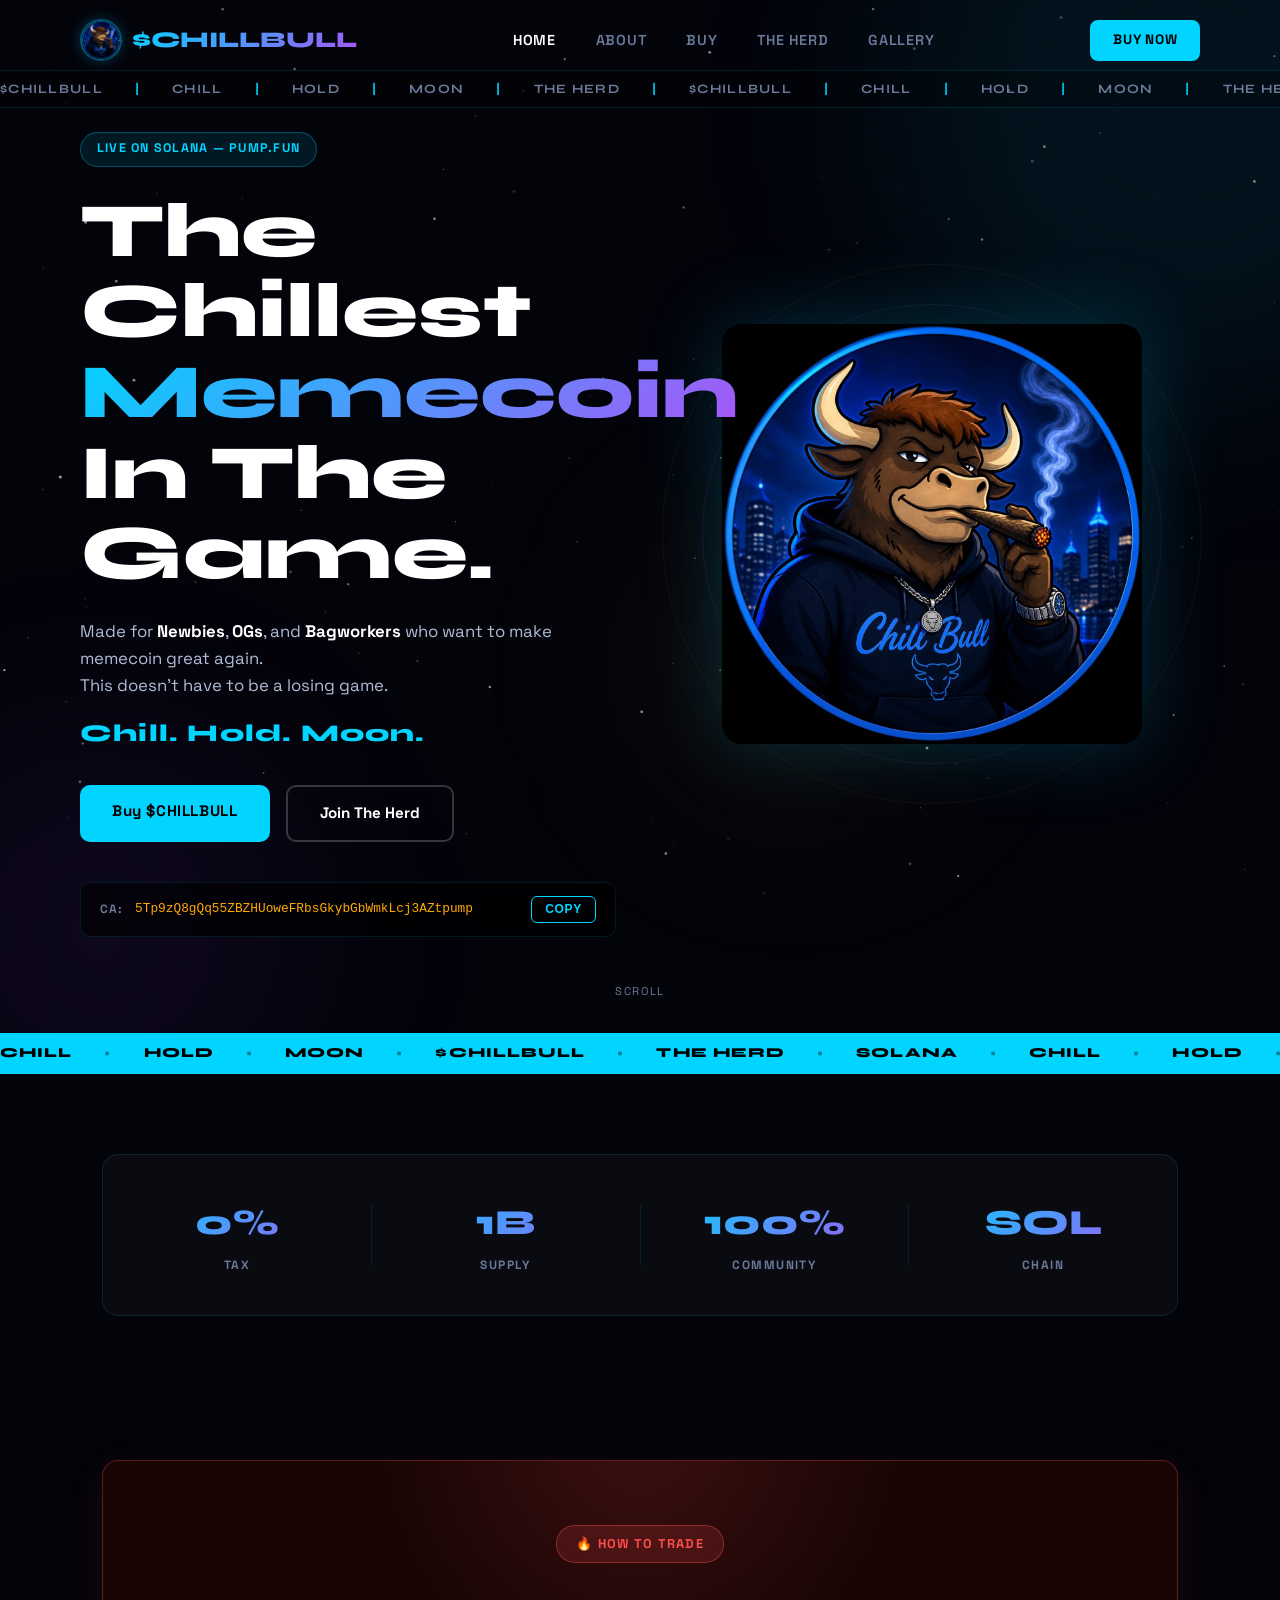
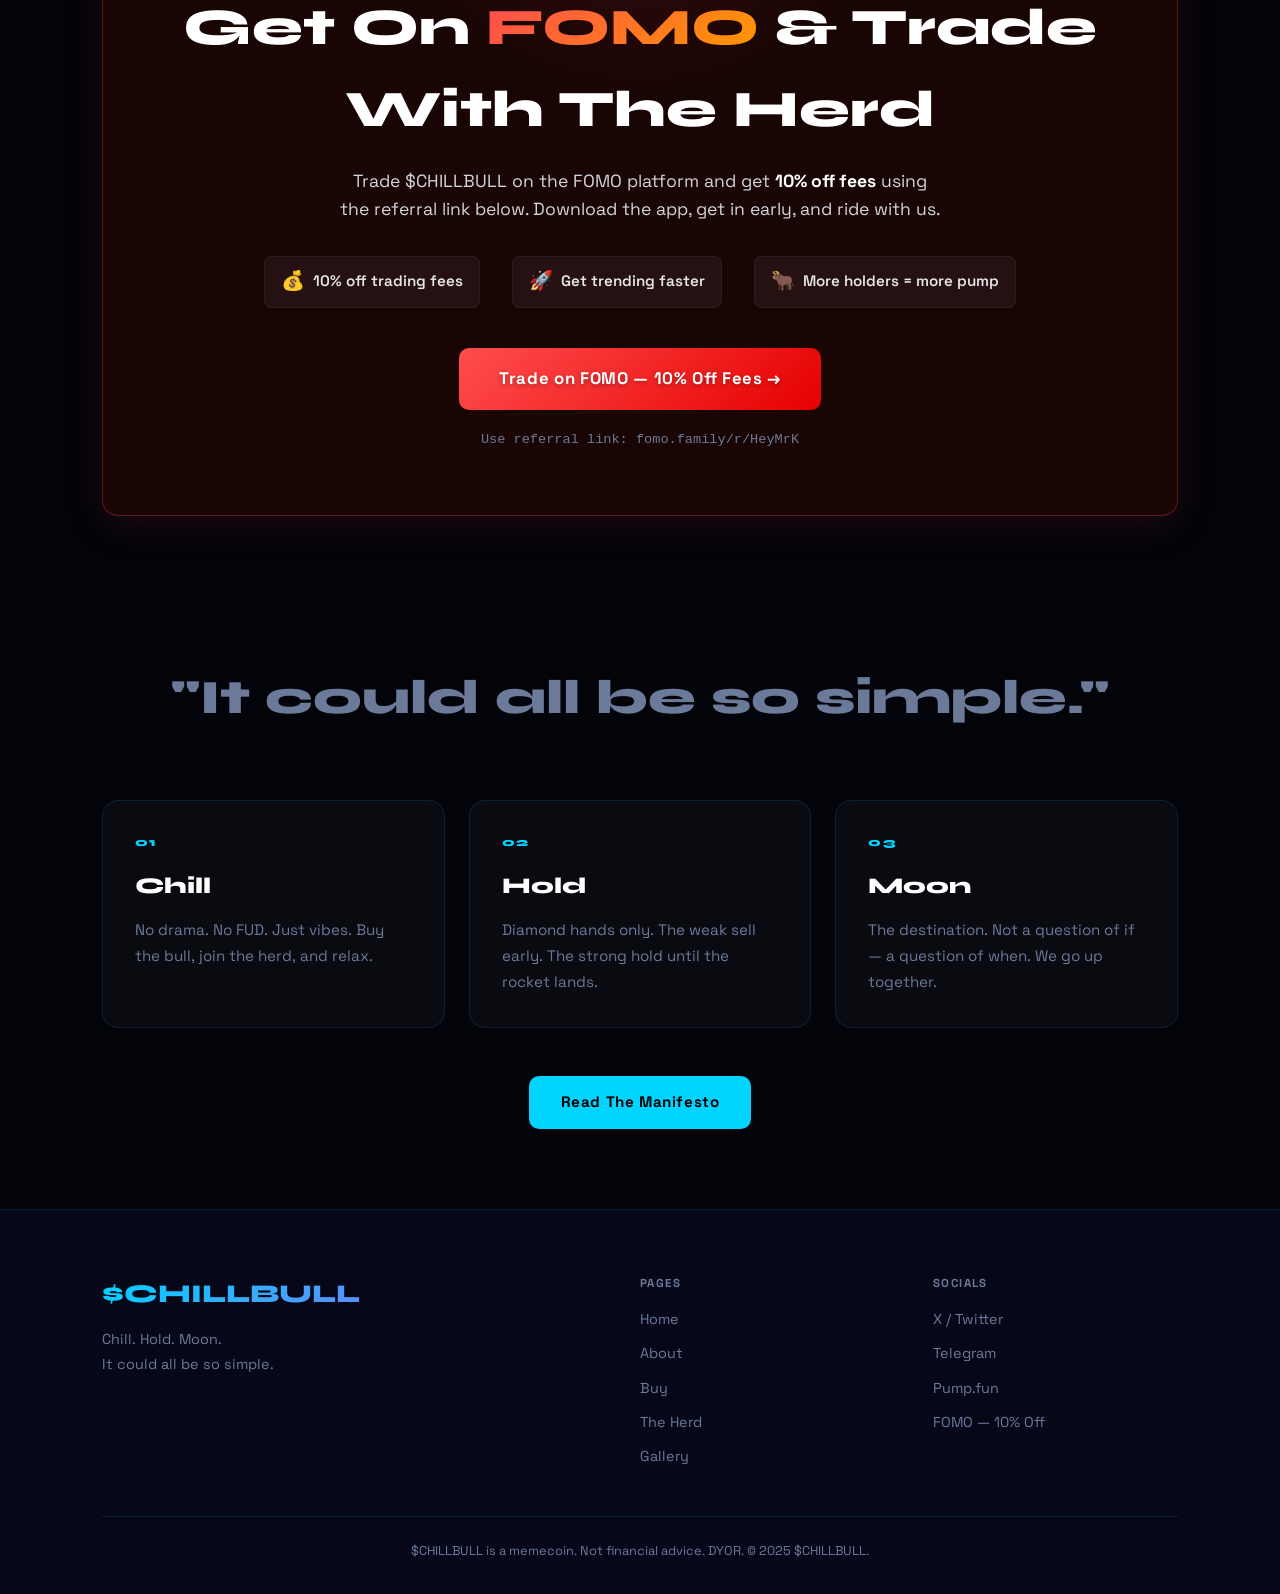
<file: index.html>
<!DOCTYPE html>
<html lang="en">
<head>
  <meta charset="UTF-8"/>
  <meta name="viewport" content="width=device-width, initial-scale=1.0"/>
  <title>$CHILLBULL — Chill. Hold. Moon.</title>
  <meta name="description" content="$CHILLBULL — The chillest memecoin on Solana. Made for Newbies, OGs, and Bagworkers. Join The Herd."/>
  <link rel="preconnect" href="https://fonts.googleapis.com"/>
  <link rel="preconnect" href="https://fonts.gstatic.com" crossorigin/>
  <link href="https://fonts.googleapis.com/css2?family=Syne:wght@700;800&family=Space+Grotesk:wght@400;500;600;700&display=swap" rel="stylesheet"/>
  <link rel="stylesheet" href="style.css"/>
  <link rel="icon" type="image/png" href="images/logo.png"/>
</head>
<body>

  <nav class="nav" id="nav">
    <a href="index.html" class="nav-logo">
      <img src="photo_2026-05-08_20-25-28.jpg" alt="ChillBull Logo" class="nav-logo-img"/>
      <span>$CHILLBULL</span>
    </a>
    <ul class="nav-links">
      <li><a href="index.html" class="nav-link active">Home</a></li>
      <li><a href="about.html" class="nav-link">About</a></li>
      <li><a href="buy.html" class="nav-link">Buy</a></li>
      <li><a href="join.html" class="nav-link">The Herd</a></li>
      <li><a href="gallery.html" class="nav-link">Gallery</a></li>
    </ul>
    <a href="buy.html" class="nav-cta">BUY NOW</a>
    <button class="hamburger" id="hamburger"><span></span><span></span><span></span></button>
  </nav>
  <div class="mobile-menu" id="mobile-menu">
    <a href="index.html">Home</a>
    <a href="about.html">About</a>
    <a href="buy.html">Buy</a>
    <a href="join.html">The Herd</a>
    <a href="gallery.html">Gallery</a>
    <a href="buy.html" class="mob-cta">BUY $CHILLBULL</a>
  </div>

  <section class="hero">
    <div class="orb orb-1"></div>
    <div class="orb orb-2"></div>
    <div class="orb orb-3"></div>
    <canvas id="stars-canvas"></canvas>

    <div class="ticker">
      <div class="ticker-track">
        <span>$CHILLBULL</span><span class="sep">|</span><span>CHILL</span><span class="sep">|</span><span>HOLD</span><span class="sep">|</span><span>MOON</span><span class="sep">|</span><span>THE HERD</span><span class="sep">|</span>
        <span>$CHILLBULL</span><span class="sep">|</span><span>CHILL</span><span class="sep">|</span><span>HOLD</span><span class="sep">|</span><span>MOON</span><span class="sep">|</span><span>THE HERD</span><span class="sep">|</span>
        <span>$CHILLBULL</span><span class="sep">|</span><span>CHILL</span><span class="sep">|</span><span>HOLD</span><span class="sep">|</span><span>MOON</span><span class="sep">|</span><span>THE HERD</span><span class="sep">|</span>
      </div>
    </div>

    <div class="hero-inner">
      <div class="hero-text fade-up">
        <div class="badge">LIVE ON SOLANA — PUMP.FUN</div>
        <h1>The Chillest<br/><span class="grad">Memecoin</span><br/>In The Game.</h1>
        <p class="hero-desc">Made for <strong>Newbies</strong>, <strong>OGs</strong>, and <strong>Bagworkers</strong> who want to make memecoin great again.<br/>This doesn't have to be a losing game.</p>
        <p class="mantra">Chill. Hold. Moon.</p>
        <div class="hero-btns">
          <a href="buy.html" class="btn-primary">Buy $CHILLBULL</a>
          <a href="join.html" class="btn-ghost">Join The Herd</a>
        </div>
        <div class="ca-bar">
          <span class="ca-tag">CA:</span>
          <span class="ca-addr" id="ca">5Tp9zQ8gQq55ZBZHUoweFRbsGkybGbWmkLcj3AZtpump</span>
          <button class="ca-copy" id="copybtn">COPY</button>
        </div>
      </div>
      <div class="hero-img fade-right">
        <div class="rings">
          <div class="ring r1"></div>
          <div class="ring r2"></div>
          <div class="ring r3"></div>
        </div>
        <img src="photo_2026-05-08_20-25-28.jpg" alt="ChillBull" class="mascot"/>
      </div>
    </div>
    <div class="scroll-down">SCROLL</div>
  </section>

  <div class="marquee-bar">
    <div class="marquee-inner">
      <span>CHILL</span><b>•</b><span>HOLD</span><b>•</b><span>MOON</span><b>•</b>
      <span>$CHILLBULL</span><b>•</b><span>THE HERD</span><b>•</b><span>SOLANA</span><b>•</b>
      <span>CHILL</span><b>•</b><span>HOLD</span><b>•</b><span>MOON</span><b>•</b>
      <span>$CHILLBULL</span><b>•</b><span>THE HERD</span><b>•</b><span>SOLANA</span><b>•</b>
      <span>CHILL</span><b>•</b><span>HOLD</span><b>•</b><span>MOON</span><b>•</b>
      <span>$CHILLBULL</span><b>•</b><span>THE HERD</span><b>•</b><span>SOLANA</span><b>•</b>
    </div>
  </div>

  <section class="stats-section">
    <div class="container">
      <div class="stats-grid">
        <div class="stat fade-up"><div class="stat-val">0%</div><div class="stat-lbl">TAX</div></div>
        <div class="stat-div"></div>
        <div class="stat fade-up"><div class="stat-val">1B</div><div class="stat-lbl">SUPPLY</div></div>
        <div class="stat-div"></div>
        <div class="stat fade-up"><div class="stat-val">100%</div><div class="stat-lbl">COMMUNITY</div></div>
        <div class="stat-div"></div>
        <div class="stat fade-up"><div class="stat-val">SOL</div><div class="stat-lbl">CHAIN</div></div>
      </div>
    </div>
  </section>

  <!-- FOMO SECTION -->
  <section class="fomo-section">
    <div class="container">
      <div class="fomo-card fade-up">
        <div class="fomo-glow"></div>
        <div class="fomo-badge">🔥 HOW TO TRADE</div>
        <h2 class="fomo-title">Get On <span class="grad">FOMO</span> & Trade With The Herd</h2>
        <p class="fomo-desc">Trade $CHILLBULL on the FOMO platform and get <strong>10% off fees</strong> using the referral link below. Download the app, get in early, and ride with us.</p>
        <div class="fomo-perks">
          <div class="fomo-perk"><span class="fp-icon">💰</span><span>10% off trading fees</span></div>
          <div class="fomo-perk"><span class="fp-icon">🚀</span><span>Get trending faster</span></div>
          <div class="fomo-perk"><span class="fp-icon">🐂</span><span>More holders = more pump</span></div>
        </div>
        <a href="https://fomo.family/r/HeyMrK" target="_blank" class="btn-fomo">
          Trade on FOMO — 10% Off Fees →
        </a>
        <p class="fomo-sub">Use referral link: fomo.family/r/HeyMrK</p>
      </div>
    </div>
  </section>

  <section class="simple-section">
    <div class="container">
      <p class="simple-quote fade-up">"It could all be so simple."</p>
      <div class="simple-cards">
        <div class="sim-card fade-up">
          <div class="sim-num">01</div>
          <h3>Chill</h3>
          <p>No drama. No FUD. Just vibes. Buy the bull, join the herd, and relax.</p>
        </div>
        <div class="sim-card fade-up">
          <div class="sim-num">02</div>
          <h3>Hold</h3>
          <p>Diamond hands only. The weak sell early. The strong hold until the rocket lands.</p>
        </div>
        <div class="sim-card fade-up">
          <div class="sim-num">03</div>
          <h3>Moon</h3>
          <p>The destination. Not a question of if — a question of when. We go up together.</p>
        </div>
      </div>
      <div class="simple-cta fade-up">
        <a href="about.html" class="btn-primary">Read The Manifesto</a>
      </div>
    </div>
  </section>

  <footer class="footer">
    <div class="container">
      <div class="footer-top">
        <div class="footer-brand">
          <div class="f-logo">$CHILLBULL</div>
          <p>Chill. Hold. Moon.<br/>It could all be so simple.</p>
        </div>
        <div class="footer-nav">
          <p class="fn-label">Pages</p>
          <a href="index.html">Home</a>
          <a href="about.html">About</a>
          <a href="buy.html">Buy</a>
          <a href="join.html">The Herd</a>
          <a href="gallery.html">Gallery</a>
        </div>
        <div class="footer-nav">
          <p class="fn-label">Socials</p>
          <a href="https://x.com/ChillBullPump" target="_blank">X / Twitter</a>
          <a href="https://t.me/+vTVVRfPf1Uo3ZjIx" target="_blank">Telegram</a>
          <a href="https://pump.fun" target="_blank">Pump.fun</a>
          <a href="https://fomo.family/r/HeyMrK" target="_blank">FOMO — 10% Off</a>
        </div>
      </div>
      <div class="footer-bottom">
        <p>$CHILLBULL is a memecoin. Not financial advice. DYOR. &copy; 2025 $CHILLBULL.</p>
      </div>
    </div>
  </footer>

  <script src="script.js"></script>
</body>
</html>
</file>
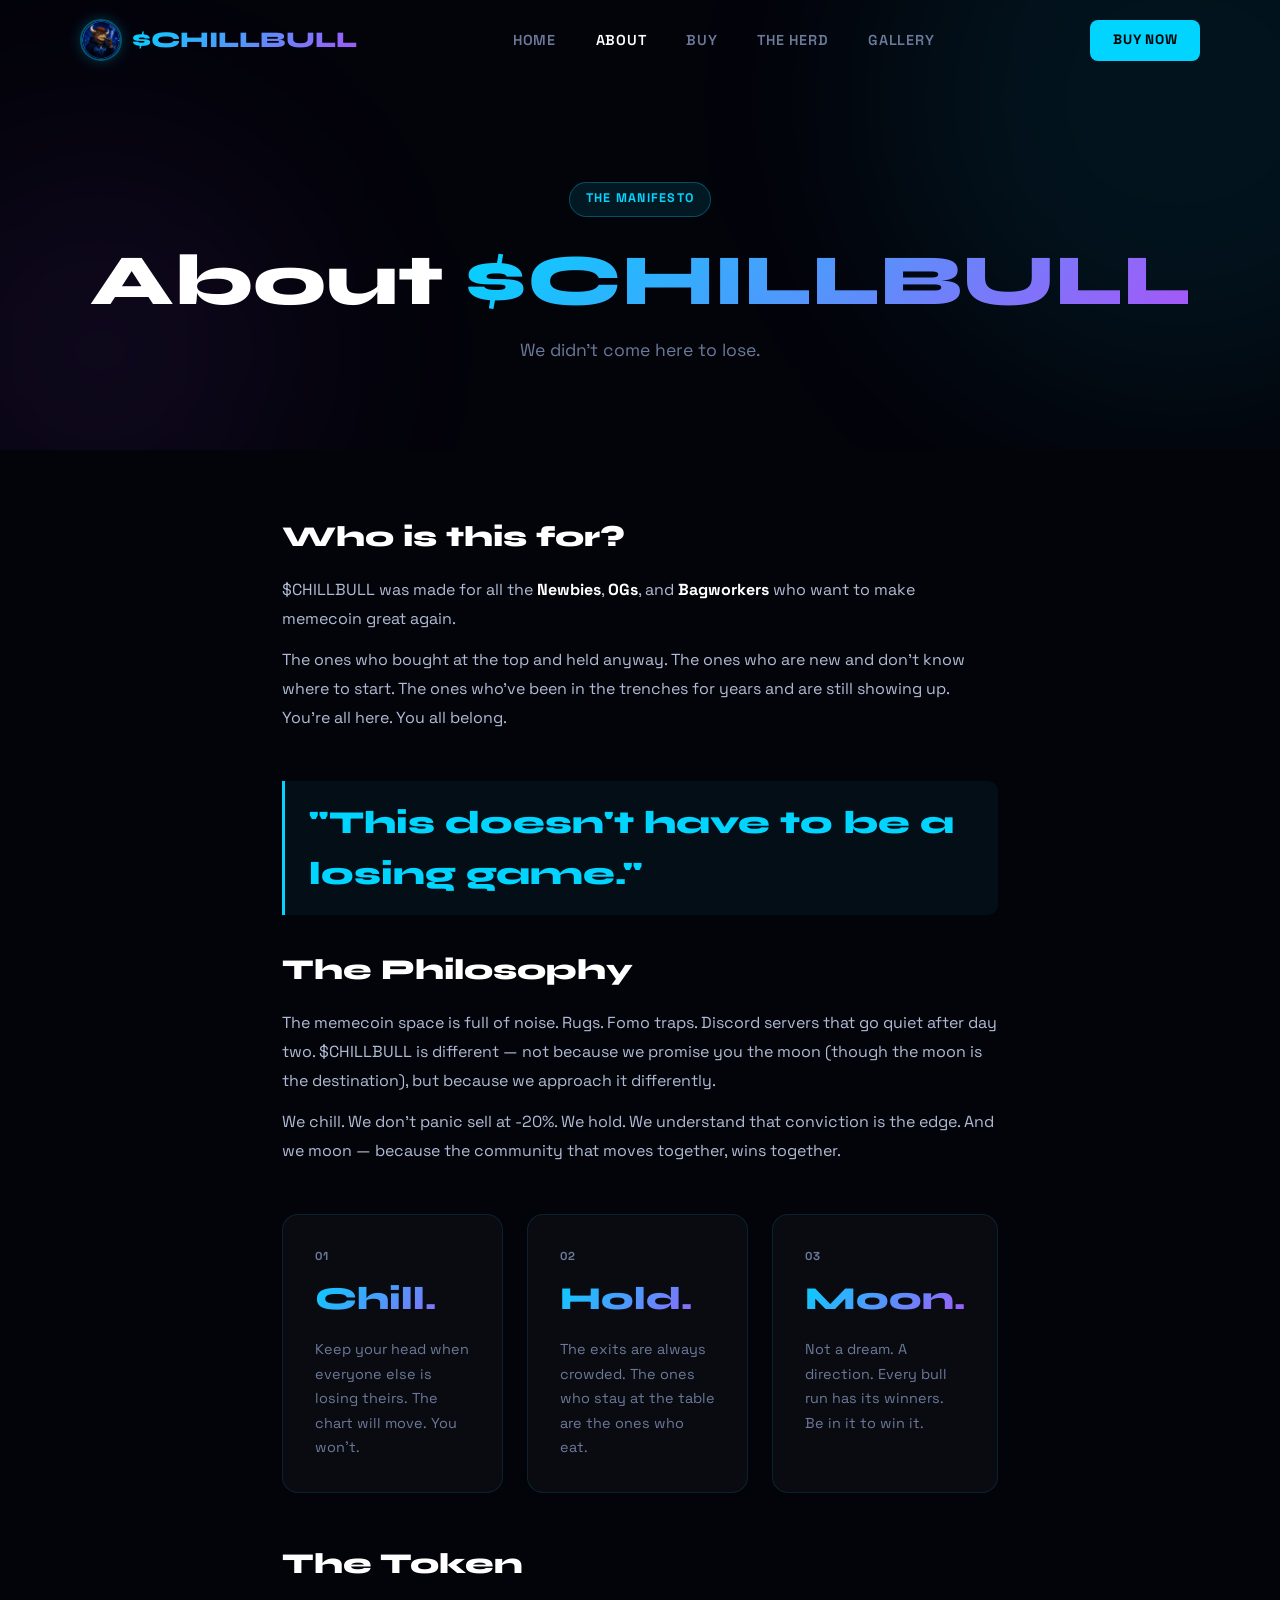
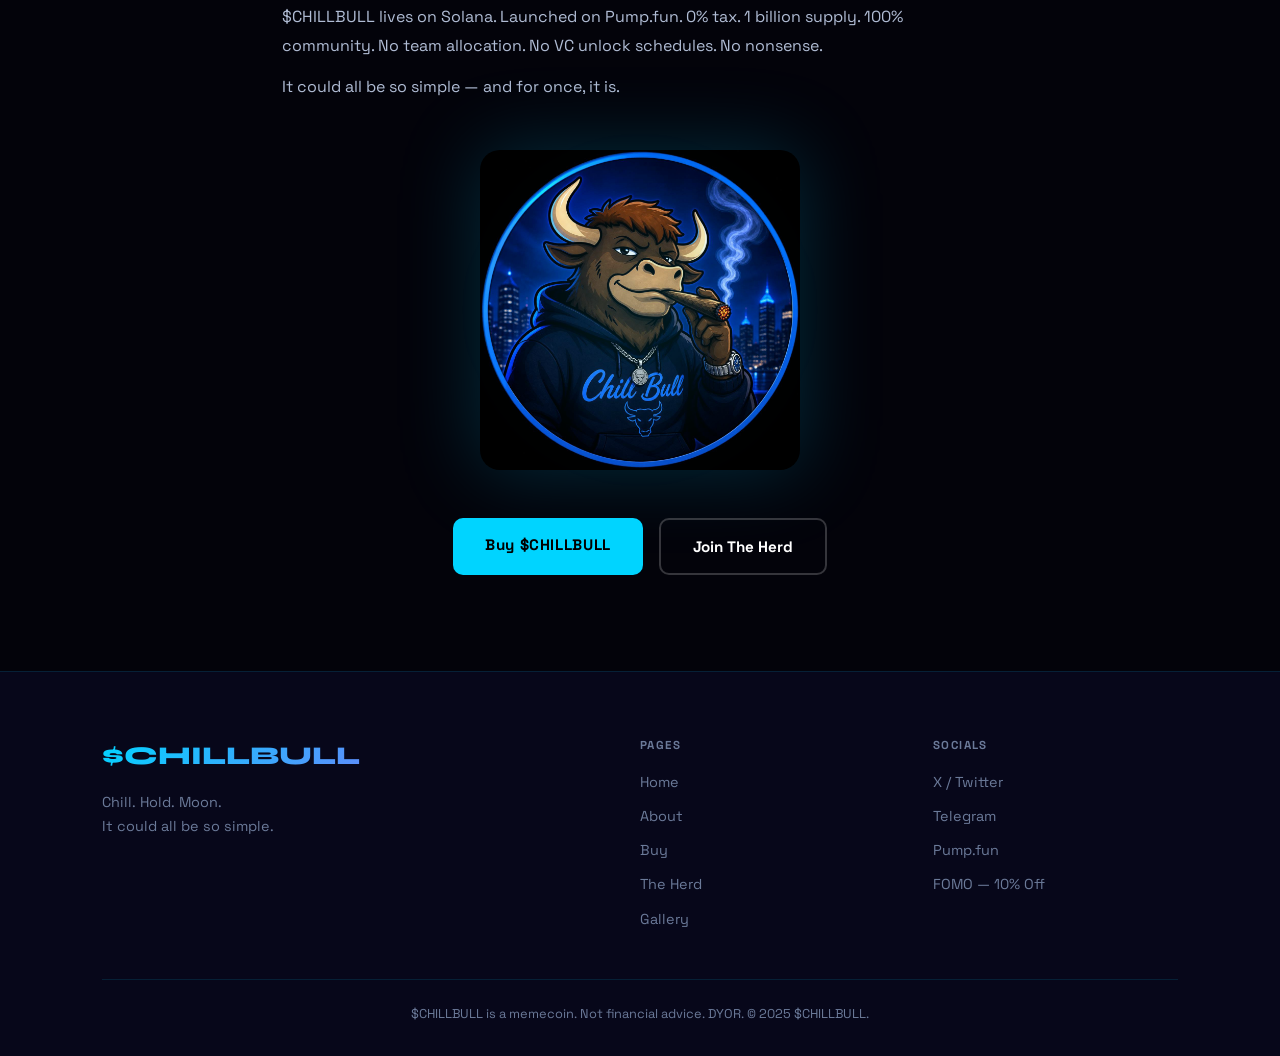
<file: about.html>
<!DOCTYPE html>
<html lang="en">
<head>
  <meta charset="UTF-8"/>
  <meta name="viewport" content="width=device-width, initial-scale=1.0"/>
  <title>About — $CHILLBULL</title>
  <meta name="description" content="The $CHILLBULL story. Made for Newbies, OGs and Bagworkers."/>
  <link rel="preconnect" href="https://fonts.googleapis.com"/>
  <link rel="preconnect" href="https://fonts.gstatic.com" crossorigin/>
  <link href="https://fonts.googleapis.com/css2?family=Syne:wght@700;800&family=Space+Grotesk:wght@400;500;600;700&display=swap" rel="stylesheet"/>
  <link rel="stylesheet" href="style.css"/>
  <link rel="icon" type="image/png" href="images/logo.png"/>
</head>
<body>

  <nav class="nav" id="nav">
    <a href="index.html" class="nav-logo">
      <img src="photo_2026-05-08_20-25-28.jpg" alt="ChillBull Logo" class="nav-logo-img"/>
      <span>$CHILLBULL</span>
    </a>
    <ul class="nav-links">
      <li><a href="index.html" class="nav-link">Home</a></li>
      <li><a href="about.html" class="nav-link active">About</a></li>
      <li><a href="buy.html" class="nav-link">Buy</a></li>
      <li><a href="join.html" class="nav-link">The Herd</a></li>
      <li><a href="gallery.html" class="nav-link">Gallery</a></li>
    </ul>
    <a href="buy.html" class="nav-cta">BUY NOW</a>
    <button class="hamburger" id="hamburger"><span></span><span></span><span></span></button>
  </nav>
  <div class="mobile-menu" id="mobile-menu">
    <a href="index.html">Home</a>
    <a href="about.html">About</a>
    <a href="buy.html">Buy</a>
    <a href="join.html">The Herd</a>
    <a href="gallery.html">Gallery</a>
    <a href="buy.html" class="mob-cta">BUY $CHILLBULL</a>
  </div>

  <section class="page-hero">
    <div class="orb orb-1"></div>
    <div class="orb orb-2"></div>
    <div class="page-hero-inner">
      <div class="badge fade-up">THE MANIFESTO</div>
      <h1 class="fade-up">About <span class="grad">$CHILLBULL</span></h1>
      <p class="page-hero-sub fade-up">We didn't come here to lose.</p>
    </div>
  </section>

  <section class="manifesto-section">
    <div class="container narrow">
      <div class="manifesto-block fade-up">
        <h2>Who is this for?</h2>
        <p>$CHILLBULL was made for all the <strong>Newbies</strong>, <strong>OGs</strong>, and <strong>Bagworkers</strong> who want to make memecoin great again.</p>
        <p>The ones who bought at the top and held anyway. The ones who are new and don't know where to start. The ones who've been in the trenches for years and are still showing up. You're all here. You all belong.</p>
      </div>

      <div class="manifesto-pull fade-up">
        "This doesn't have to be a losing game."
      </div>

      <div class="manifesto-block fade-up">
        <h2>The Philosophy</h2>
        <p>The memecoin space is full of noise. Rugs. Fomo traps. Discord servers that go quiet after day two. $CHILLBULL is different — not because we promise you the moon (though the moon is the destination), but because we approach it differently.</p>
        <p>We chill. We don't panic sell at -20%. We hold. We understand that conviction is the edge. And we moon — because the community that moves together, wins together.</p>
      </div>

      <div class="three-words fade-up">
        <div class="tw-item"><span class="tw-num">01</span><span class="tw-word grad">Chill.</span><p>Keep your head when everyone else is losing theirs. The chart will move. You won't.</p></div>
        <div class="tw-item"><span class="tw-num">02</span><span class="tw-word grad">Hold.</span><p>The exits are always crowded. The ones who stay at the table are the ones who eat.</p></div>
        <div class="tw-item"><span class="tw-num">03</span><span class="tw-word grad">Moon.</span><p>Not a dream. A direction. Every bull run has its winners. Be in it to win it.</p></div>
      </div>

      <div class="manifesto-block fade-up">
        <h2>The Token</h2>
        <p>$CHILLBULL lives on Solana. Launched on Pump.fun. 0% tax. 1 billion supply. 100% community. No team allocation. No VC unlock schedules. No nonsense.</p>
        <p>It could all be so simple — and for once, it is.</p>
      </div>

      <div class="about-img-block fade-up">
        <img src="photo_2026-05-08_20-25-28.jpg" alt="ChillBull Mascot" class="about-mascot"/>
        <div class="about-glow"></div>
      </div>

      <div class="manifesto-cta fade-up">
        <a href="buy.html" class="btn-primary">Buy $CHILLBULL</a>
        <a href="join.html" class="btn-ghost">Join The Herd</a>
      </div>
    </div>
  </section>

  <footer class="footer">
    <div class="container">
      <div class="footer-top">
        <div class="footer-brand">
          <div class="f-logo">$CHILLBULL</div>
          <p>Chill. Hold. Moon.<br/>It could all be so simple.</p>
        </div>
        <div class="footer-nav">
          <p class="fn-label">Pages</p>
          <a href="index.html">Home</a>
          <a href="about.html">About</a>
          <a href="buy.html">Buy</a>
          <a href="join.html">The Herd</a>
          <a href="gallery.html">Gallery</a>
        </div>
        <div class="footer-nav">
          <p class="fn-label">Socials</p>
          <a href="https://x.com/ChillBullPump" target="_blank">X / Twitter</a>
          <a href="https://t.me/+vTVVRfPf1Uo3ZjIx" target="_blank">Telegram</a>
          <a href="https://pump.fun" target="_blank">Pump.fun</a>
          <a href="https://fomo.family/r/HeyMrK" target="_blank">FOMO — 10% Off</a>
        </div>
      </div>
      <div class="footer-bottom">
        <p>$CHILLBULL is a memecoin. Not financial advice. DYOR. &copy; 2025 $CHILLBULL.</p>
      </div>
    </div>
  </footer>

  <script src="script.js"></script>
</body>
</html>
</file>
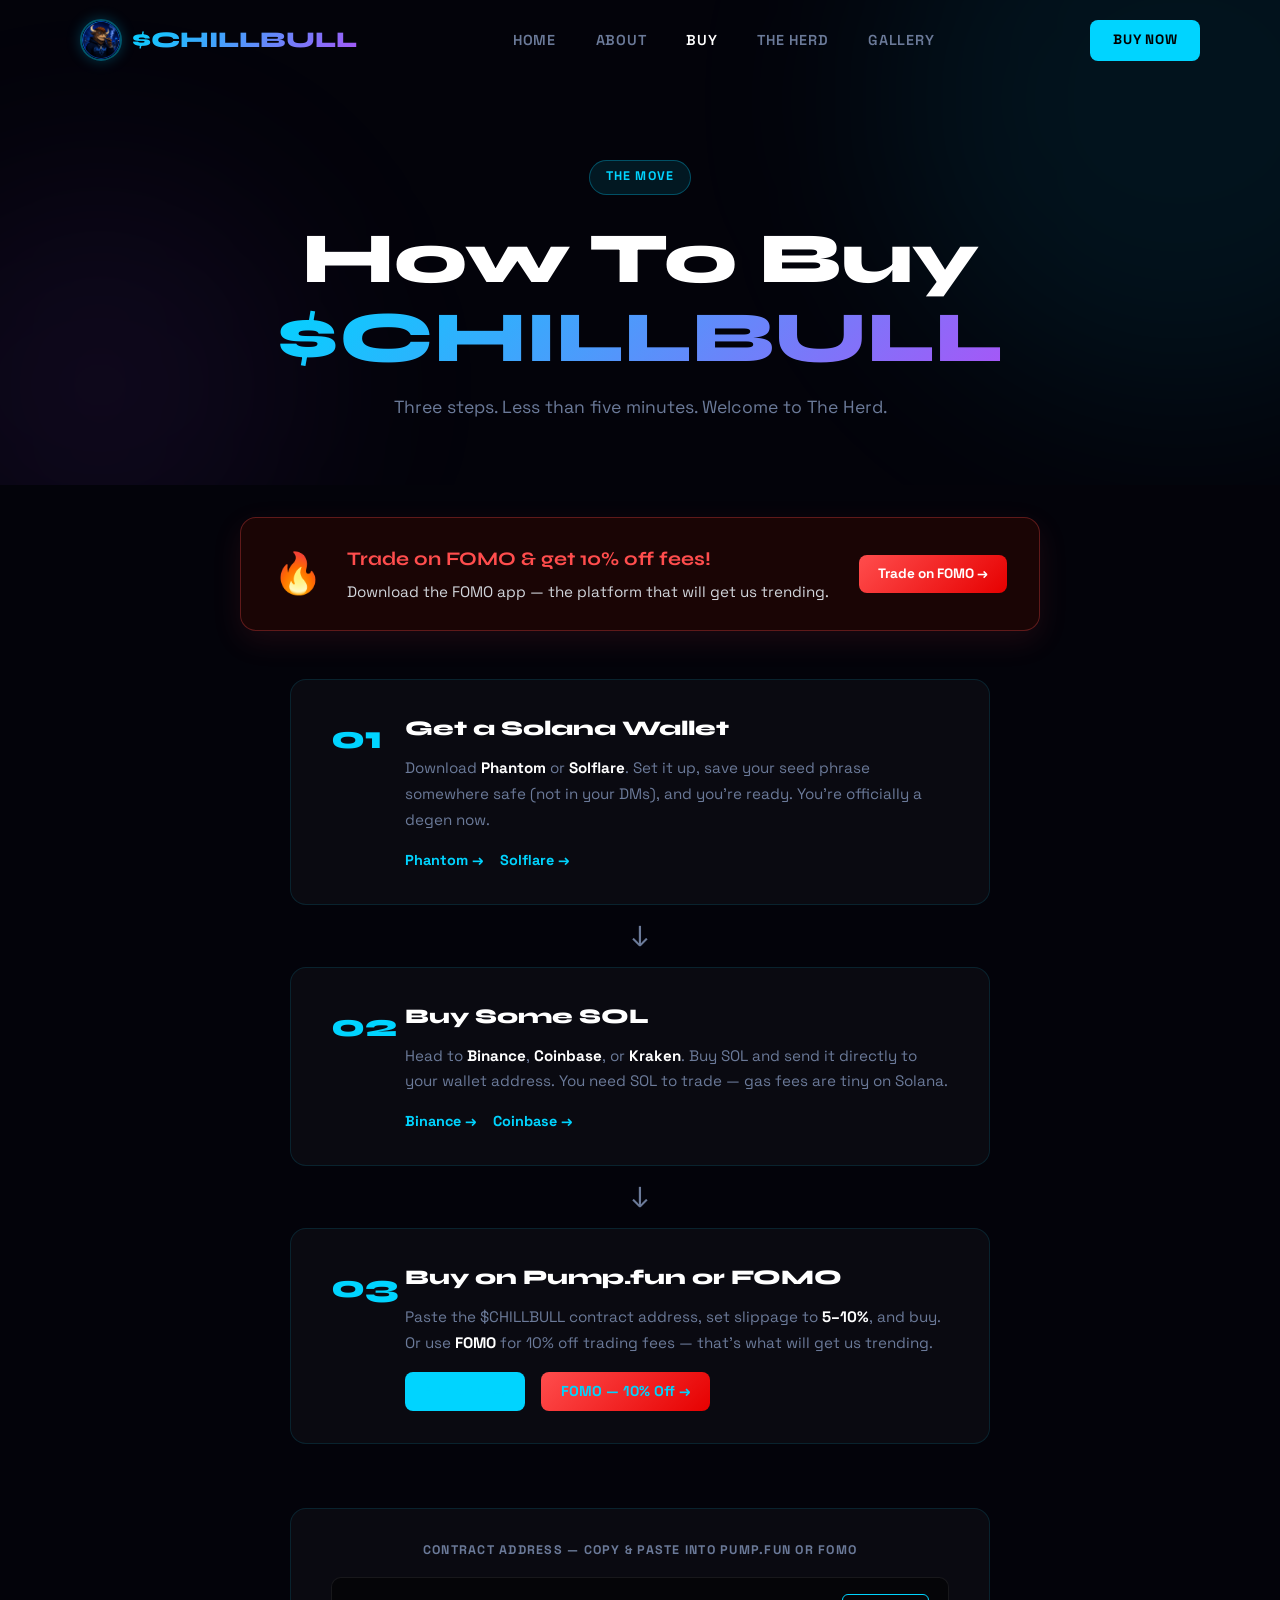
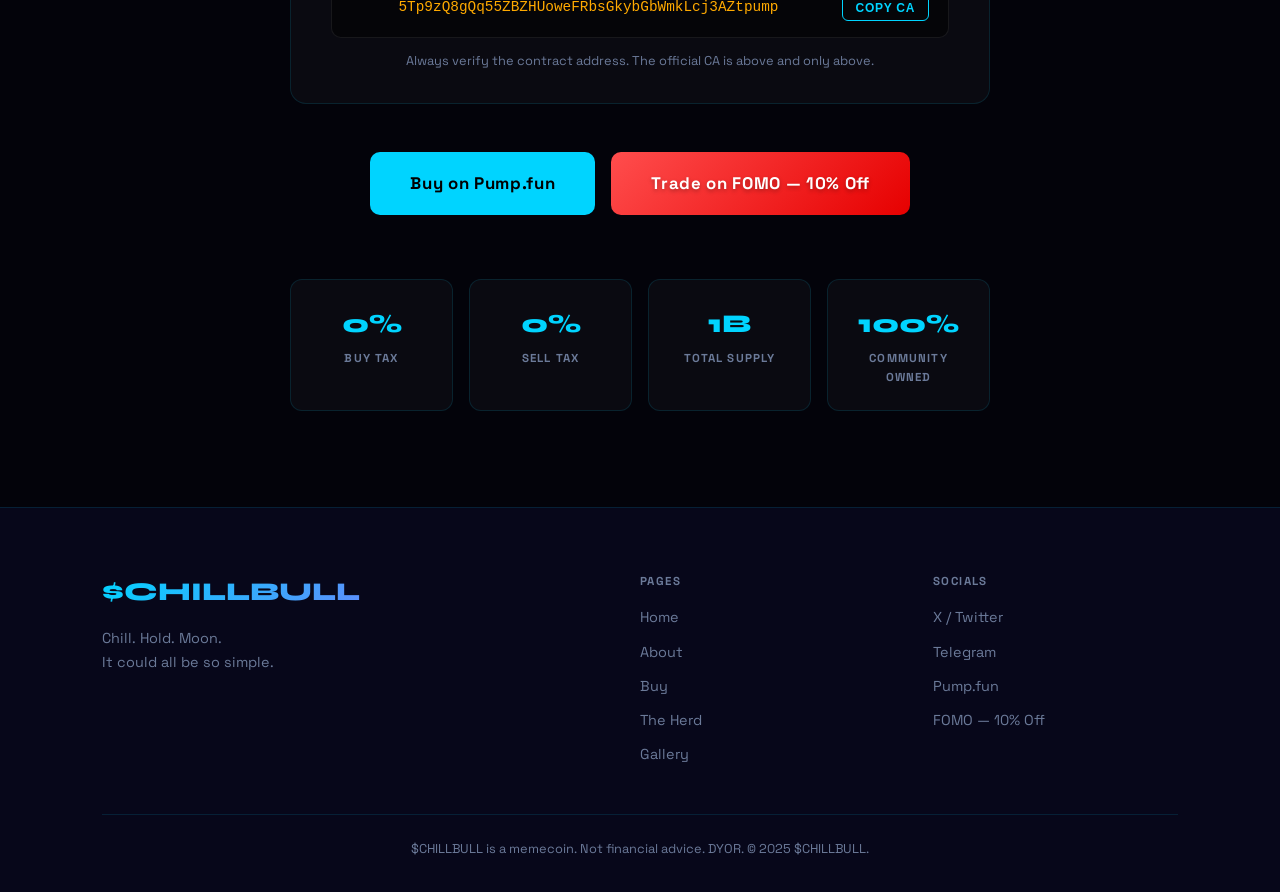
<file: buy.html>
<!DOCTYPE html>
<html lang="en">
<head>
  <meta charset="UTF-8"/>
  <meta name="viewport" content="width=device-width, initial-scale=1.0"/>
  <title>Buy $CHILLBULL — How To Get In</title>
  <meta name="description" content="How to buy $CHILLBULL on Pump.fun or FOMO. Step by step guide. Get 10% off fees."/>
  <link rel="preconnect" href="https://fonts.googleapis.com"/>
  <link rel="preconnect" href="https://fonts.gstatic.com" crossorigin/>
  <link href="https://fonts.googleapis.com/css2?family=Syne:wght@700;800&family=Space+Grotesk:wght@400;500;600;700&display=swap" rel="stylesheet"/>
  <link rel="stylesheet" href="style.css"/>
  <link rel="icon" type="image/png" href="images/logo.png"/>
</head>
<body>

  <nav class="nav" id="nav">
    <a href="index.html" class="nav-logo">
      <img src="photo_2026-05-08_20-25-28.jpg" alt="ChillBull Logo" class="nav-logo-img"/>
      <span>$CHILLBULL</span>
    </a>
    <ul class="nav-links">
      <li><a href="index.html" class="nav-link">Home</a></li>
      <li><a href="about.html" class="nav-link">About</a></li>
      <li><a href="buy.html" class="nav-link active">Buy</a></li>
      <li><a href="join.html" class="nav-link">The Herd</a></li>
      <li><a href="gallery.html" class="nav-link">Gallery</a></li>
    </ul>
    <a href="https://pump.fun" target="_blank" class="nav-cta">BUY NOW</a>
    <button class="hamburger" id="hamburger"><span></span><span></span><span></span></button>
  </nav>
  <div class="mobile-menu" id="mobile-menu">
    <a href="index.html">Home</a>
    <a href="about.html">About</a>
    <a href="buy.html">Buy</a>
    <a href="join.html">The Herd</a>
    <a href="gallery.html">Gallery</a>
    <a href="https://pump.fun" target="_blank" class="mob-cta">BUY $CHILLBULL</a>
  </div>

  <section class="page-hero">
    <div class="orb orb-1"></div>
    <div class="orb orb-2"></div>
    <div class="page-hero-inner">
      <div class="badge fade-up">THE MOVE</div>
      <h1 class="fade-up">How To Buy <span class="grad">$CHILLBULL</span></h1>
      <p class="page-hero-sub fade-up">Three steps. Less than five minutes. Welcome to The Herd.</p>
    </div>
  </section>

  <section class="buy-section">
    <div class="container">

      <!-- FOMO BANNER -->
      <div class="fomo-buy-banner fade-up">
        <span class="fomo-fire">🔥</span>
        <div class="fomo-banner-text">
          <strong>Trade on FOMO & get 10% off fees!</strong>
          <span>Download the FOMO app — the platform that will get us trending.</span>
        </div>
        <a href="https://fomo.family/r/HeyMrK" target="_blank" class="btn-fomo-sm">Trade on FOMO →</a>
      </div>

      <div class="steps-wrap">
        <div class="step-card fade-up">
          <div class="step-badge">01</div>
          <div class="step-body">
            <h3>Get a Solana Wallet</h3>
            <p>Download <strong>Phantom</strong> or <strong>Solflare</strong>. Set it up, save your seed phrase somewhere safe (not in your DMs), and you're ready. You're officially a degen now.</p>
            <div class="step-links">
              <a href="https://phantom.app" target="_blank" class="step-link">Phantom →</a>
              <a href="https://solflare.com" target="_blank" class="step-link">Solflare →</a>
            </div>
          </div>
        </div>

        <div class="step-connector fade-up">↓</div>

        <div class="step-card fade-up">
          <div class="step-badge">02</div>
          <div class="step-body">
            <h3>Buy Some SOL</h3>
            <p>Head to <strong>Binance</strong>, <strong>Coinbase</strong>, or <strong>Kraken</strong>. Buy SOL and send it directly to your wallet address. You need SOL to trade — gas fees are tiny on Solana.</p>
            <div class="step-links">
              <a href="https://binance.com" target="_blank" class="step-link">Binance →</a>
              <a href="https://coinbase.com" target="_blank" class="step-link">Coinbase →</a>
            </div>
          </div>
        </div>

        <div class="step-connector fade-up">↓</div>

        <div class="step-card fade-up">
          <div class="step-badge">03</div>
          <div class="step-body">
            <h3>Buy on Pump.fun or FOMO</h3>
            <p>Paste the $CHILLBULL contract address, set slippage to <strong>5–10%</strong>, and buy. Or use <strong>FOMO</strong> for 10% off trading fees — that's what will get us trending.</p>
            <div class="step-links">
              <a href="https://pump.fun" target="_blank" class="step-link btn-primary-sm">Pump.fun →</a>
              <a href="https://fomo.family/r/HeyMrK" target="_blank" class="step-link btn-fomo-sm">FOMO — 10% Off →</a>
            </div>
          </div>
        </div>
      </div>

      <div class="ca-card fade-up">
        <p class="ca-card-label">CONTRACT ADDRESS — Copy &amp; Paste Into Pump.fun or FOMO</p>
        <div class="ca-card-box">
          <code id="ca-buy">5Tp9zQ8gQq55ZBZHUoweFRbsGkybGbWmkLcj3AZtpump</code>
          <button class="ca-copy" id="copybtn-buy">COPY CA</button>
        </div>
        <p class="ca-card-note">Always verify the contract address. The official CA is above and only above.</p>
      </div>

      <div class="buy-cta-row fade-up">
        <a href="https://pump.fun" target="_blank" class="btn-primary btn-xl">Buy on Pump.fun</a>
        <a href="https://fomo.family/r/Kennythehippie" target="_blank" class="btn-fomo btn-xl">Trade on FOMO — 10% Off</a>
      </div>

      <div class="toko-grid-buy fade-up">
        <div class="toko-b"><span class="tv">0%</span><span class="tl">Buy Tax</span></div>
        <div class="toko-b"><span class="tv">0%</span><span class="tl">Sell Tax</span></div>
        <div class="toko-b"><span class="tv">1B</span><span class="tl">Total Supply</span></div>
        <div class="toko-b"><span class="tv">100%</span><span class="tl">Community Owned</span></div>
      </div>
    </div>
  </section>

  <footer class="footer">
    <div class="container">
      <div class="footer-top">
        <div class="footer-brand">
          <div class="f-logo">$CHILLBULL</div>
          <p>Chill. Hold. Moon.<br/>It could all be so simple.</p>
        </div>
        <div class="footer-nav">
          <p class="fn-label">Pages</p>
          <a href="index.html">Home</a>
          <a href="about.html">About</a>
          <a href="buy.html">Buy</a>
          <a href="join.html">The Herd</a>
          <a href="gallery.html">Gallery</a>
        </div>
        <div class="footer-nav">
          <p class="fn-label">Socials</p>
          <a href="https://x.com/ChillBullPump" target="_blank">X / Twitter</a>
          <a href="https://t.me/+vTVVRfPf1Uo3ZjIx" target="_blank">Telegram</a>
          <a href="https://pump.fun" target="_blank">Pump.fun</a>
          <a href="https://fomo.family/r/HeyMrK" target="_blank">FOMO — 10% Off</a>
        </div>
      </div>
      <div class="footer-bottom">
        <p>$CHILLBULL is a memecoin. Not financial advice. DYOR. &copy; 2025 $CHILLBULL.</p>
      </div>
    </div>
  </footer>

  <script src="script.js"></script>
</body>
</html>
</file>
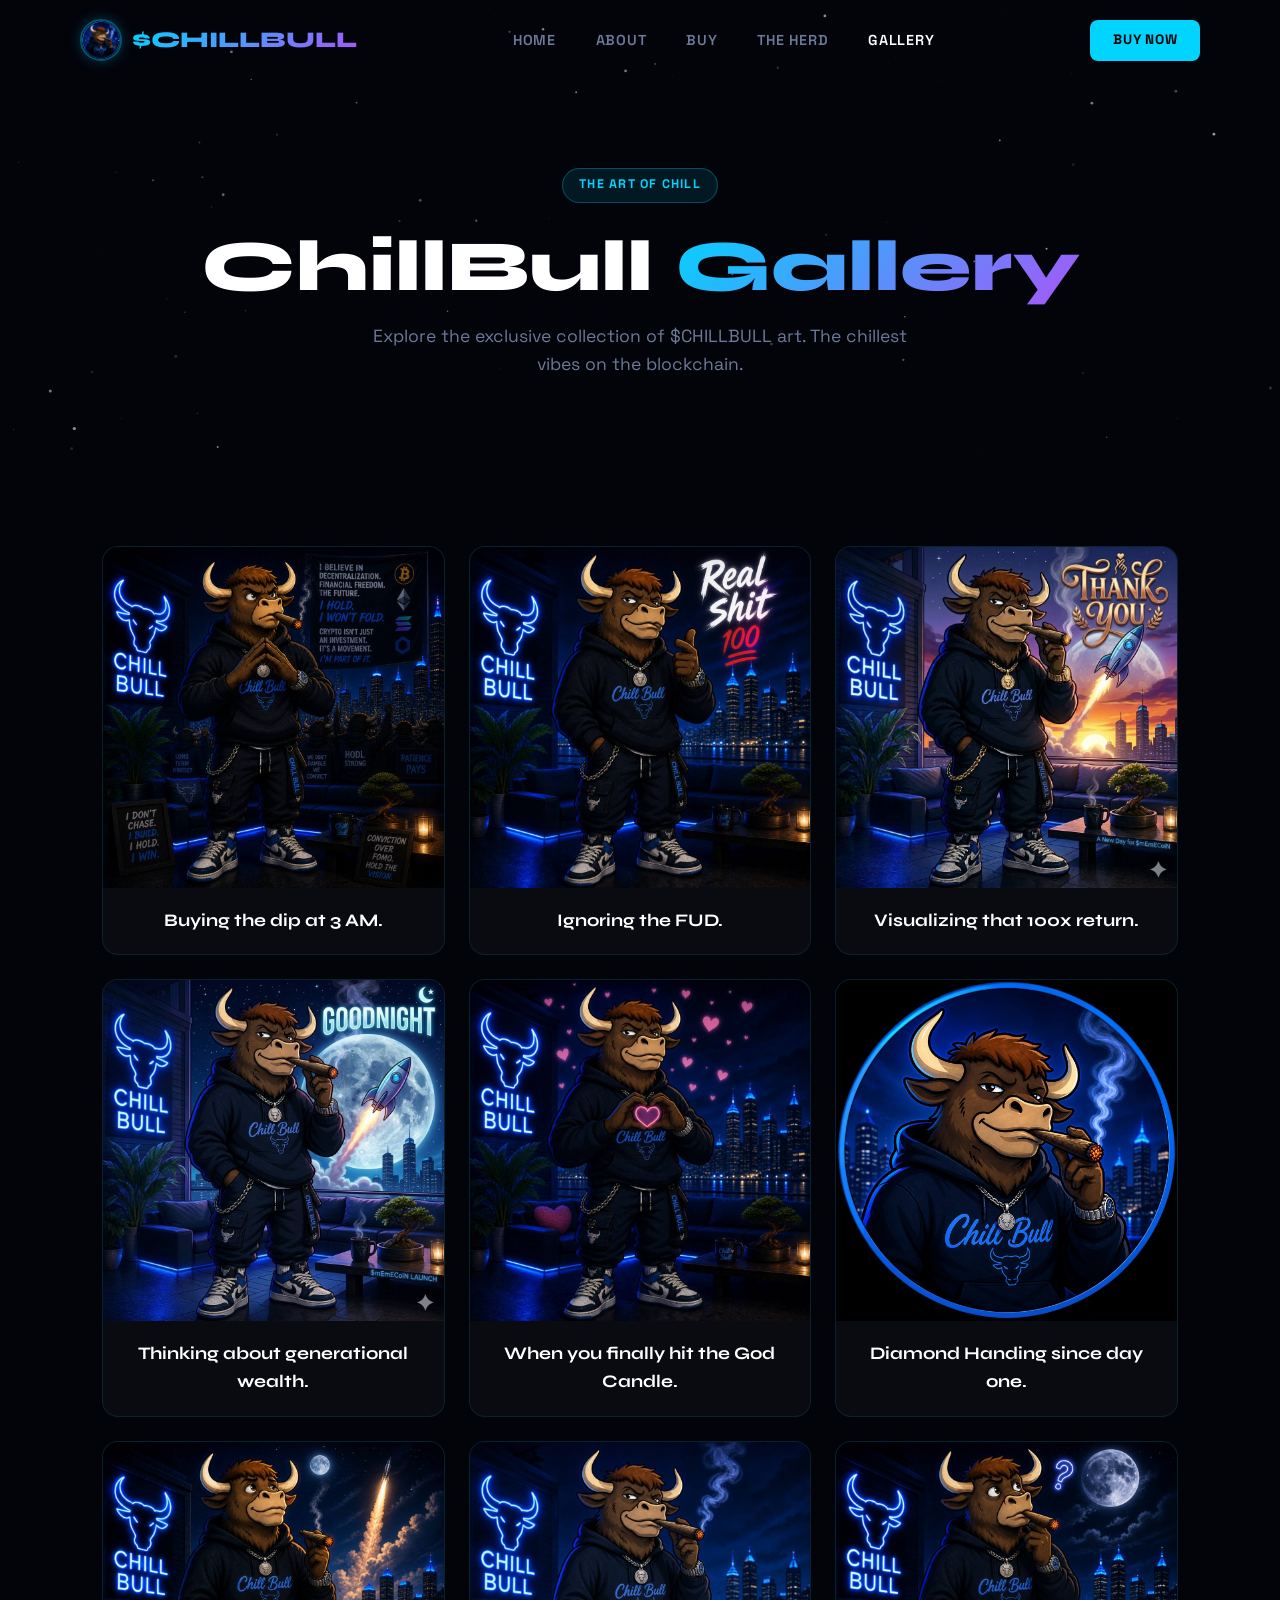
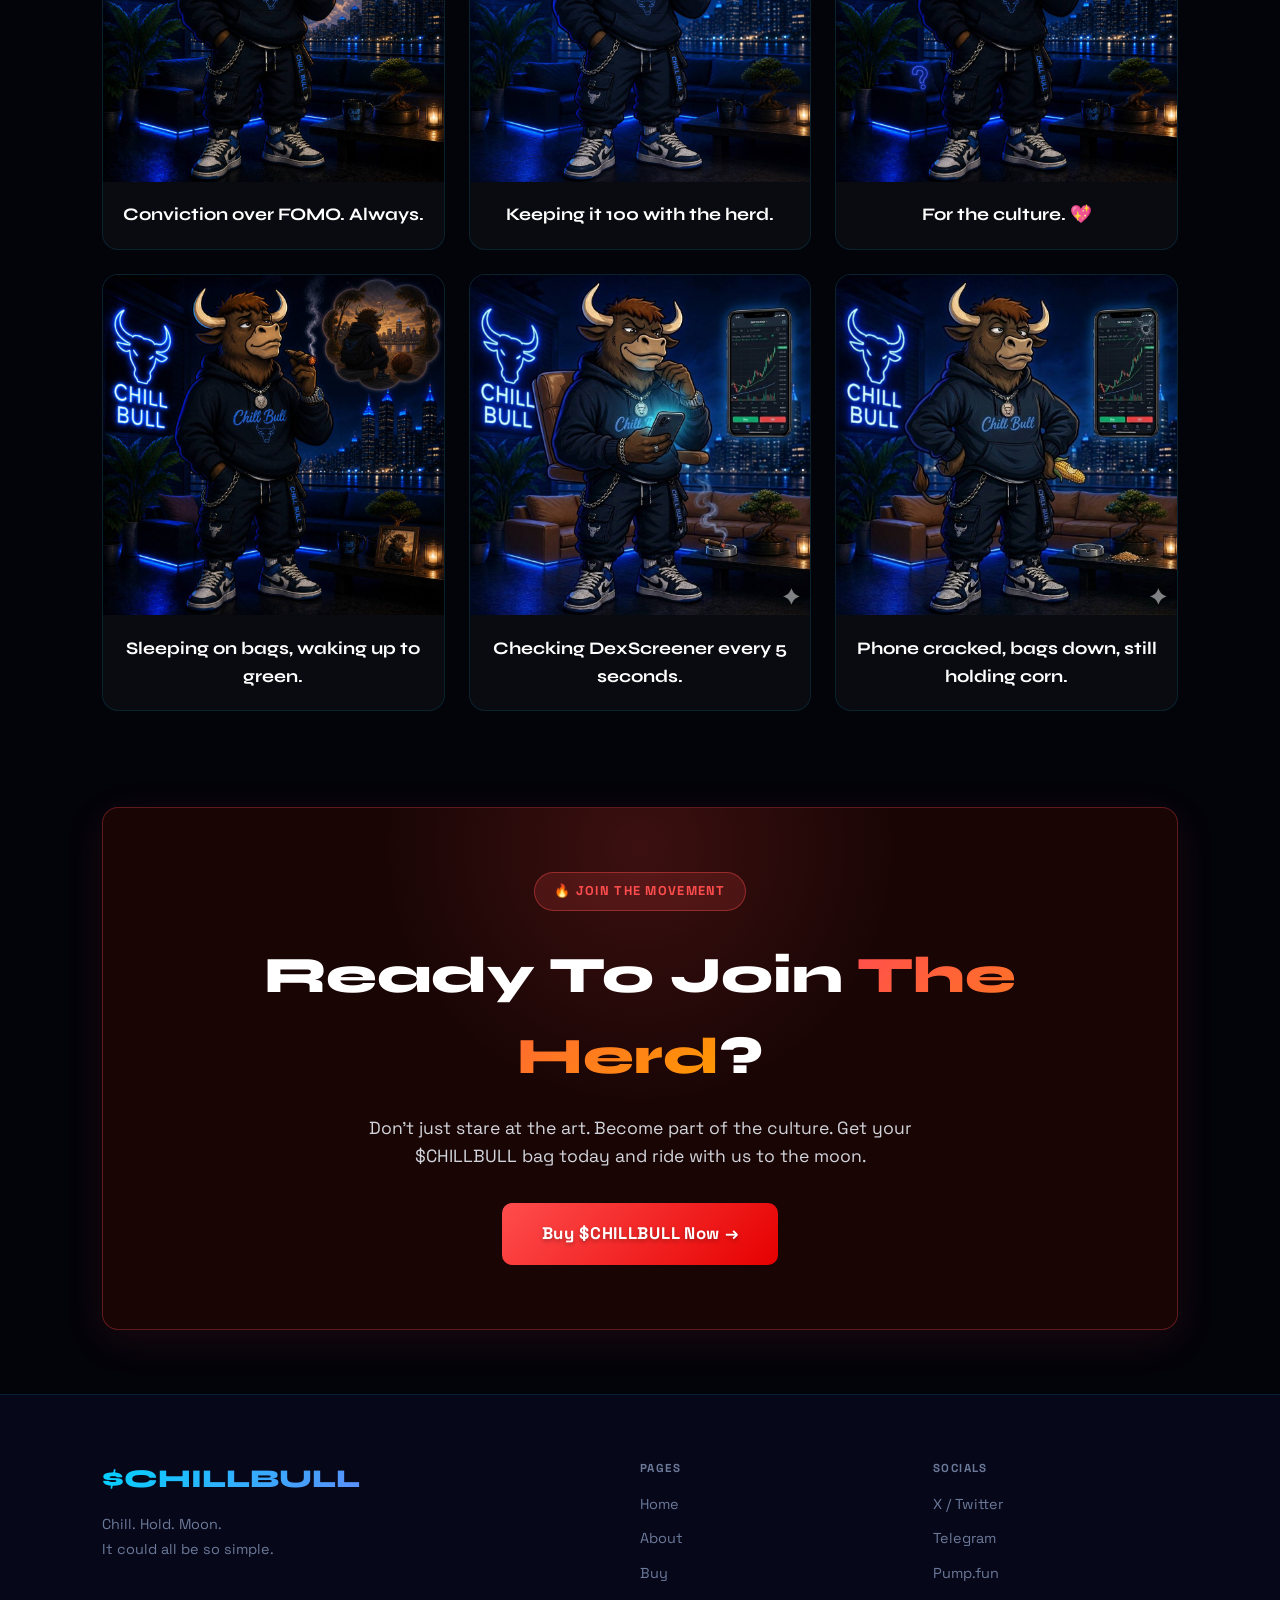
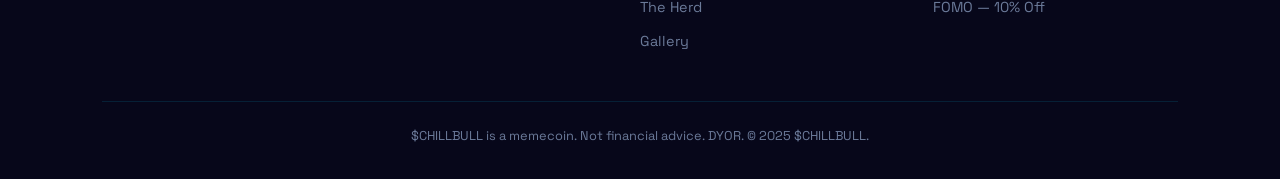
<file: gallery.html>
<!DOCTYPE html>
<html lang="en">
<head>
  <meta charset="UTF-8"/>
  <meta name="viewport" content="width=device-width, initial-scale=1.0"/>
  <title>Gallery — $CHILLBULL</title>
  <meta name="description" content="Check out the ChillBull gallery. The chillest memecoin on Solana."/>
  <link rel="preconnect" href="https://fonts.googleapis.com"/>
  <link rel="preconnect" href="https://fonts.gstatic.com" crossorigin/>
  <link href="https://fonts.googleapis.com/css2?family=Syne:wght@700;800&family=Space+Grotesk:wght@400;500;600;700&display=swap" rel="stylesheet"/>
  <link rel="stylesheet" href="style.css"/>
  <link rel="icon" type="image/png" href="images/logo.png"/>
</head>
<body>

  <nav class="nav" id="nav">
    <a href="index.html" class="nav-logo">
      <img src="photo_2026-05-08_20-25-28.jpg" alt="ChillBull Logo" class="nav-logo-img"/>
      <span>$CHILLBULL</span>
    </a>
    <ul class="nav-links">
      <li><a href="index.html" class="nav-link">Home</a></li>
      <li><a href="about.html" class="nav-link">About</a></li>
      <li><a href="buy.html" class="nav-link">Buy</a></li>
      <li><a href="join.html" class="nav-link">The Herd</a></li>
      <li><a href="gallery.html" class="nav-link active">Gallery</a></li>
    </ul>
    <a href="buy.html" class="nav-cta">BUY NOW</a>
    <button class="hamburger" id="hamburger"><span></span><span></span><span></span></button>
  </nav>
  <div class="mobile-menu" id="mobile-menu">
    <a href="index.html">Home</a>
    <a href="about.html">About</a>
    <a href="buy.html">Buy</a>
    <a href="join.html">The Herd</a>
    <a href="gallery.html">Gallery</a>
    <a href="buy.html" class="mob-cta">BUY $CHILLBULL</a>
  </div>

  <section class="page-hero">
    <canvas id="stars-canvas"></canvas>
    <div class="page-hero-inner">
      <div class="badge fade-up">THE ART OF CHILL</div>
      <h1 class="fade-up">ChillBull <span class="grad">Gallery</span></h1>
      <p class="page-hero-sub fade-up">Explore the exclusive collection of $CHILLBULL art. The chillest vibes on the blockchain.</p>
    </div>
  </section>

  <section class="gallery-section">
    <div class="container">
      <div class="gallery-grid">
        <div class="gallery-item fade-up">
          <img src="images/chillbull_1.jpg" alt="Buying the dip" class="gallery-img"/>
          <div class="gallery-caption">Buying the dip at 3 AM.</div>
        </div>
        <div class="gallery-item fade-up">
          <img src="images/chillbull_2.jpg" alt="Ignoring the FUD" class="gallery-img"/>
          <div class="gallery-caption">Ignoring the FUD.</div>
        </div>
        <div class="gallery-item fade-up">
          <img src="images/chillbull_3.jpg" alt="Visualizing the 100x" class="gallery-img"/>
          <div class="gallery-caption">Visualizing that 100x return.</div>
        </div>
        <div class="gallery-item fade-up">
          <img src="images/chillbull_4.jpg" alt="Generational wealth" class="gallery-img"/>
          <div class="gallery-caption">Thinking about generational wealth.</div>
        </div>
        <div class="gallery-item fade-up">
          <img src="images/chillbull_5.jpg" alt="God Candle" class="gallery-img"/>
          <div class="gallery-caption">When you finally hit the God Candle.</div>
        </div>
        <div class="gallery-item fade-up">
          <img src="photo_2026-05-08_20-25-28.jpg" alt="Diamond Handing" class="gallery-img"/>
          <div class="gallery-caption">Diamond Handing since day one.</div>
        </div>
        <div class="gallery-item fade-up">
          <img src="images/chillbull_6.jpg" alt="Conviction over FOMO" class="gallery-img"/>
          <div class="gallery-caption">Conviction over FOMO. Always.</div>
        </div>
        <div class="gallery-item fade-up">
          <img src="images/chillbull_7.jpg" alt="Keeping it 100" class="gallery-img"/>
          <div class="gallery-caption">Keeping it 100 with the herd.</div>
        </div>
        <div class="gallery-item fade-up">
          <img src="images/chillbull_8.jpg" alt="For the culture" class="gallery-img"/>
          <div class="gallery-caption">For the culture. 💖</div>
        </div>
        <div class="gallery-item fade-up">
          <img src="images/chillbull_9.jpg" alt="Sweet moon dreams" class="gallery-img"/>
          <div class="gallery-caption">Sleeping on bags, waking up to green.</div>
        </div>
        <div class="gallery-item fade-up">
          <img src="images/chillbull_10.jpg" alt="DexScreener checking" class="gallery-img"/>
          <div class="gallery-caption">Checking DexScreener every 5 seconds.</div>
        </div>
        <div class="gallery-item fade-up">
          <img src="images/chillbull_11.jpg" alt="Getting rekt" class="gallery-img"/>
          <div class="gallery-caption">Phone cracked, bags down, still holding corn.</div>
        </div>
      </div>
    </div>
  </section>

  <section class="fomo-section" style="padding-top: 0;">
    <div class="container">
      <div class="fomo-card fade-up">
        <div class="fomo-glow"></div>
        <div class="fomo-badge">🔥 JOIN THE MOVEMENT</div>
        <h2 class="fomo-title">Ready To Join <span class="grad">The Herd</span>?</h2>
        <p class="fomo-desc">Don't just stare at the art. Become part of the culture. Get your $CHILLBULL bag today and ride with us to the moon.</p>
        <a href="buy.html" class="btn-fomo">
          Buy $CHILLBULL Now →
        </a>
      </div>
    </div>
  </section>

  <footer class="footer">
    <div class="container">
      <div class="footer-top">
        <div class="footer-brand">
          <div class="f-logo">$CHILLBULL</div>
          <p>Chill. Hold. Moon.<br/>It could all be so simple.</p>
        </div>
        <div class="footer-nav">
          <p class="fn-label">Pages</p>
          <a href="index.html">Home</a>
          <a href="about.html">About</a>
          <a href="buy.html">Buy</a>
          <a href="join.html">The Herd</a>
          <a href="gallery.html">Gallery</a>
        </div>
        <div class="footer-nav">
          <p class="fn-label">Socials</p>
          <a href="https://x.com/ChillBullPump" target="_blank">X / Twitter</a>
          <a href="https://t.me/+vTVVRfPf1Uo3ZjIx" target="_blank">Telegram</a>
          <a href="https://pump.fun" target="_blank">Pump.fun</a>
          <a href="https://fomo.family/r/HeyMrK" target="_blank">FOMO — 10% Off</a>
        </div>
      </div>
      <div class="footer-bottom">
        <p>$CHILLBULL is a memecoin. Not financial advice. DYOR. &copy; 2025 $CHILLBULL.</p>
      </div>
    </div>
  </footer>

  <script src="script.js"></script>
</body>
</html>
</file>
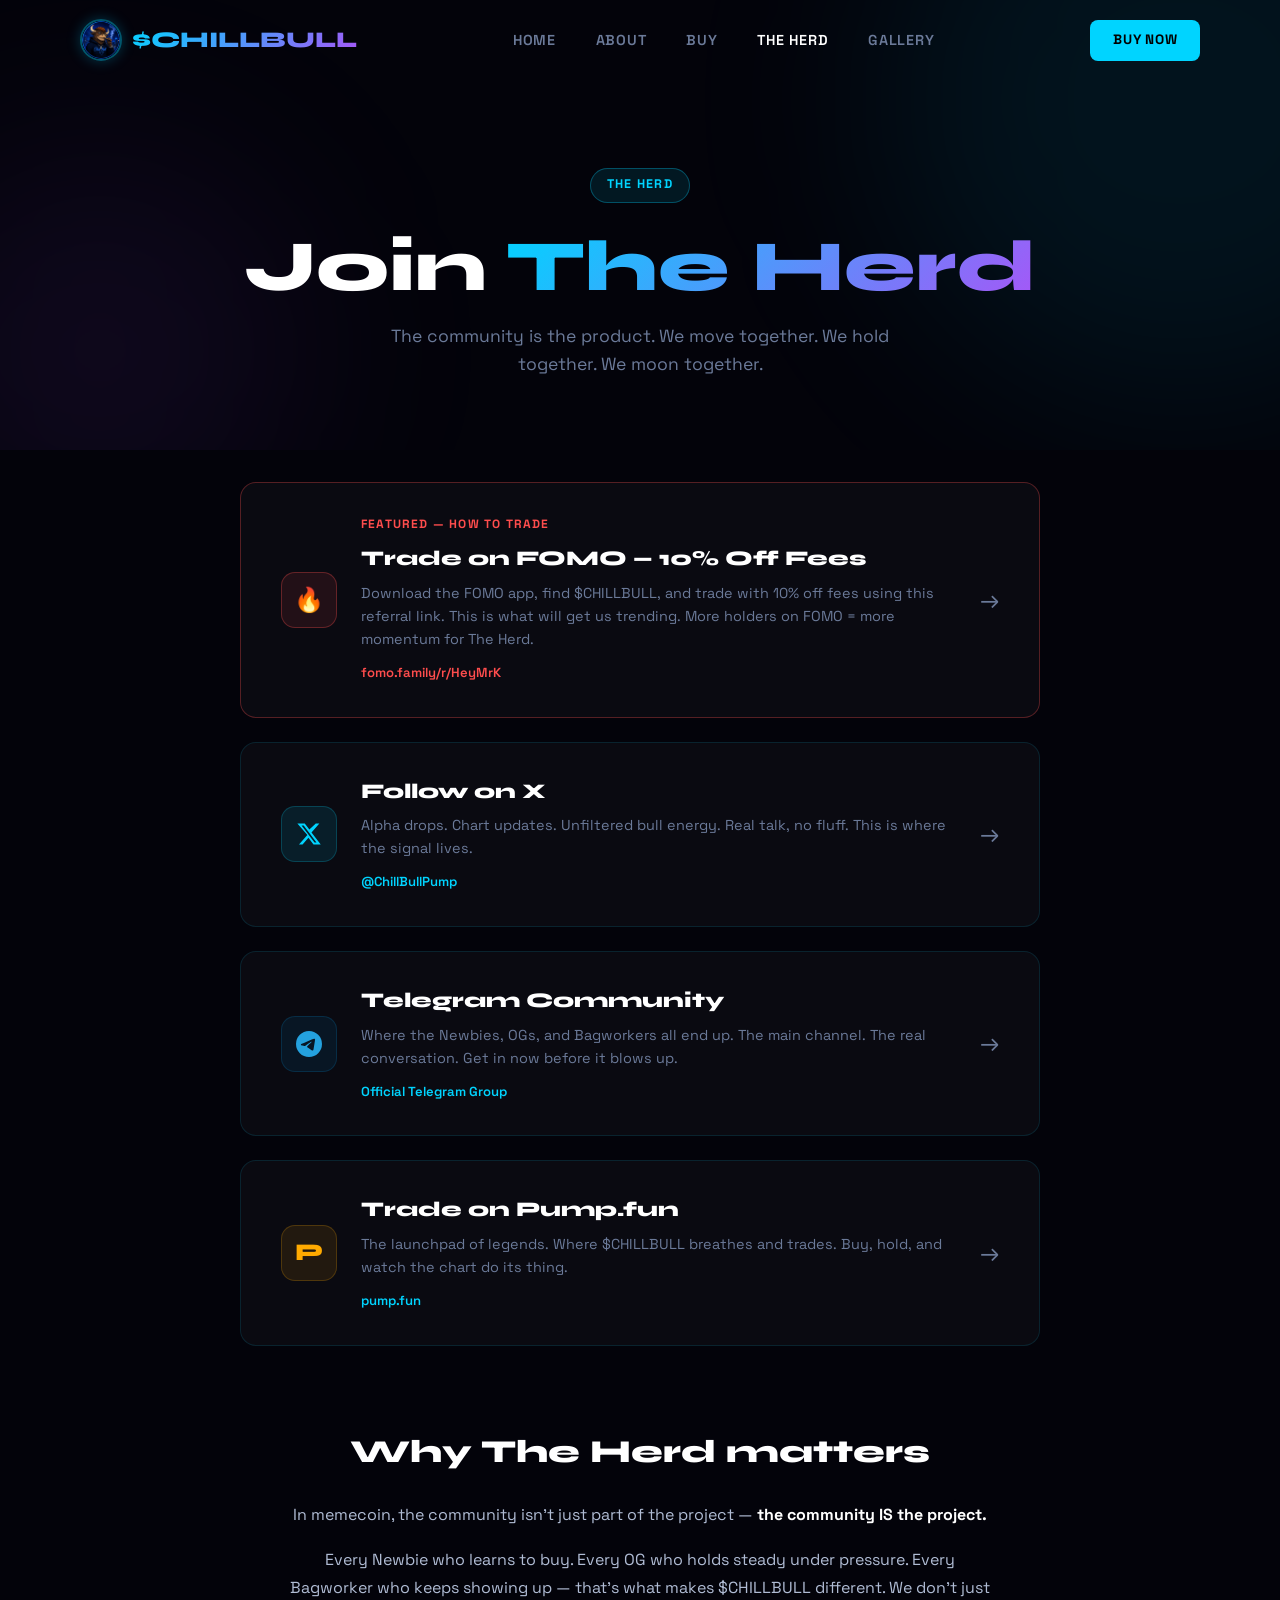
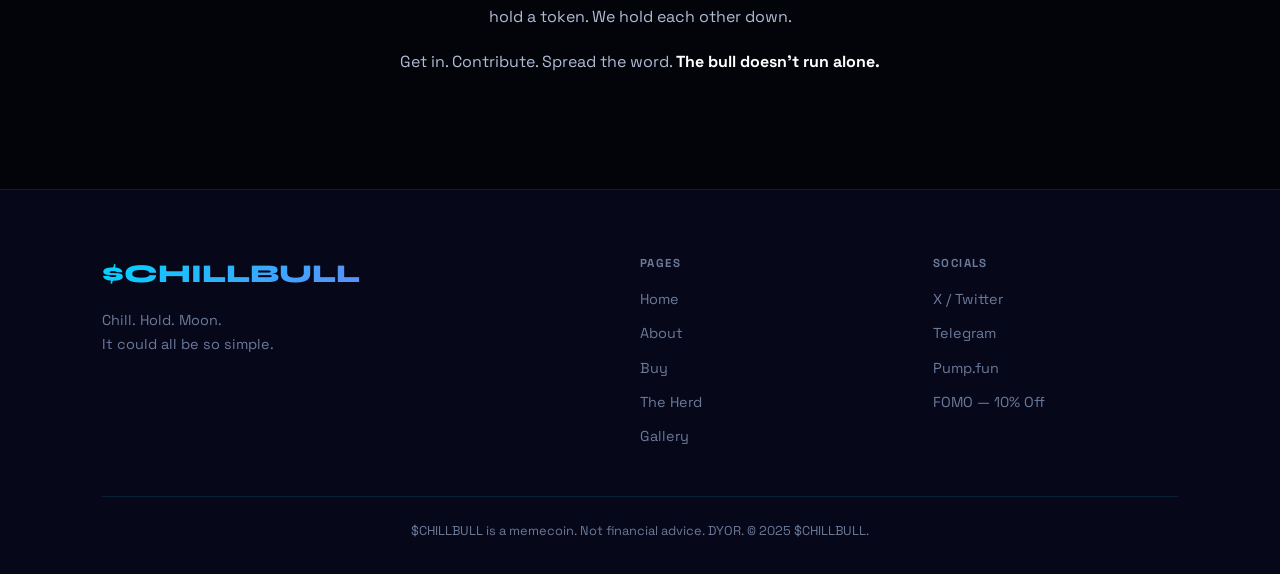
<file: join.html>
<!DOCTYPE html>
<html lang="en">

<head>
  <meta charset="UTF-8" />
  <meta name="viewport" content="width=device-width, initial-scale=1.0" />
  <title>Join $CHILLBULL — The Herd</title>
  <meta name="description" content="Join the $CHILLBULL community on X, Telegram, and FOMO. The Herd moves together." />
  <link rel="preconnect" href="https://fonts.googleapis.com" />
  <link rel="preconnect" href="https://fonts.gstatic.com" crossorigin />
  <link
    href="https://fonts.googleapis.com/css2?family=Syne:wght@700;800&family=Space+Grotesk:wght@400;500;600;700&display=swap"
    rel="stylesheet" />
  <link rel="stylesheet" href="style.css" />
  <link rel="icon" type="image/png" href="images/logo.png" />
</head>

<body>

  <nav class="nav" id="nav">
    <a href="index.html" class="nav-logo">
      <img src="photo_2026-05-08_20-25-28.jpg" alt="ChillBull Logo" class="nav-logo-img" />
      <span>$CHILLBULL</span>
    </a>
    <ul class="nav-links">
      <li><a href="index.html" class="nav-link">Home</a></li>
      <li><a href="about.html" class="nav-link">About</a></li>
      <li><a href="buy.html" class="nav-link">Buy</a></li>
      <li><a href="join.html" class="nav-link active">The Herd</a></li>
      <li><a href="gallery.html" class="nav-link">Gallery</a></li>
    </ul>
    <a href="buy.html" class="nav-cta">BUY NOW</a>
    <button class="hamburger" id="hamburger"><span></span><span></span><span></span></button>
  </nav>
  <div class="mobile-menu" id="mobile-menu">
    <a href="index.html">Home</a>
    <a href="about.html">About</a>
    <a href="buy.html">Buy</a>
    <a href="join.html">The Herd</a>
    <a href="gallery.html">Gallery</a>
    <a href="buy.html" class="mob-cta">BUY $CHILLBULL</a>
  </div>

  <section class="page-hero">
    <div class="orb orb-1"></div>
    <div class="orb orb-2"></div>
    <div class="page-hero-inner">
      <div class="badge fade-up">THE HERD</div>
      <h1 class="fade-up">Join <span class="grad">The Herd</span></h1>
      <p class="page-hero-sub fade-up">The community is the product. We move together. We hold together. We moon
        together.</p>
    </div>
  </section>

  <section class="join-section">
    <div class="container">

      <div class="join-cards">
        <!-- FOMO CARD — Featured -->
        <a href="https://fomo.family/r/HeyMrK" target="_blank" class="join-card-big join-card-featured fade-up">
          <div class="jcb-icon fomo-icon">🔥</div>
          <div class="jcb-text">
            <div class="jcb-featured-tag">FEATURED — HOW TO TRADE</div>
            <h2>Trade on FOMO — 10% Off Fees</h2>
            <p>Download the FOMO app, find $CHILLBULL, and trade with 10% off fees using this referral link. This is
              what will get us trending. More holders on FOMO = more momentum for The Herd.</p>
            <span class="jcb-handle">fomo.family/r/HeyMrK</span>
          </div>
          <div class="jcb-arrow">→</div>
        </a>

        <a href="https://x.com/ChillBullPump" target="_blank" class="join-card-big fade-up">
          <div class="jcb-icon">
            <svg viewBox="0 0 24 24" fill="currentColor">
              <path
                d="M18.244 2.25h3.308l-7.227 8.26 8.502 11.24H16.17l-4.714-6.231-5.401 6.231H2.744l7.734-8.855L1.254 2.25H8.08l4.261 5.632 5.903-5.632Zm-1.161 17.52h1.833L7.084 4.126H5.117z" />
            </svg>
          </div>
          <div class="jcb-text">
            <h2>Follow on X</h2>
            <p>Alpha drops. Chart updates. Unfiltered bull energy. Real talk, no fluff. This is where the signal lives.
            </p>
            <span class="jcb-handle">@ChillBullPump</span>
          </div>
          <div class="jcb-arrow">→</div>
        </a>

        <a href="https://t.me/+q_QBGDsFhtY1NjRh" target="_blank" class="join-card-big fade-up">
          <div class="jcb-icon tg-icon">
            <svg viewBox="0 0 24 24" fill="currentColor">
              <path
                d="M11.944 0A12 12 0 0 0 0 12a12 12 0 0 0 12 12 12 12 0 0 0 12-12A12 12 0 0 0 12 0a12 12 0 0 0-.056 0zm4.962 7.224c.1-.002.321.023.465.14a.506.506 0 0 1 .171.325c.016.093.036.306.02.472-.18 1.898-.96 6.502-1.36 8.627-.168.9-.499 1.201-.82 1.23-.696.065-1.225-.46-1.9-.902-1.056-.693-1.653-1.124-2.678-1.8-1.185-.78-.417-1.21.258-1.91.177-.184 3.247-2.977 3.307-3.23.007-.032.014-.15-.056-.212s-.174-.041-.249-.024c-.106.024-1.793 1.14-5.061 3.345-.48.33-.913.49-1.302.48-.428-.008-1.252-.241-1.865-.44-.752-.244-1.349-.374-1.297-.789.027-.216.325-.437.893-.663 3.498-1.524 5.83-2.529 6.998-3.014 3.332-1.386 4.025-1.627 4.476-1.635z" />
            </svg>
          </div>
          <div class="jcb-text">
            <h2>Telegram Community</h2>
            <p>Where the Newbies, OGs, and Bagworkers all end up. The main channel. The real conversation. Get in now
              before it blows up.</p>
            <span class="jcb-handle">Official Telegram Group</span>
          </div>
          <div class="jcb-arrow">→</div>
        </a>

        <a href="https://pump.fun" target="_blank" class="join-card-big fade-up">
          <div class="jcb-icon pf-icon">P</div>
          <div class="jcb-text">
            <h2>Trade on Pump.fun</h2>
            <p>The launchpad of legends. Where $CHILLBULL breathes and trades. Buy, hold, and watch the chart do its
              thing.</p>
            <span class="jcb-handle">pump.fun</span>
          </div>
          <div class="jcb-arrow">→</div>
        </a>
      </div>

      <div class="join-manifesto fade-up">
        <h2>Why The Herd matters</h2>
        <p>In memecoin, the community isn't just part of the project — <strong>the community IS the project.</strong>
        </p>
        <p>Every Newbie who learns to buy. Every OG who holds steady under pressure. Every Bagworker who keeps showing
          up — that's what makes $CHILLBULL different. We don't just hold a token. We hold each other down.</p>
        <p>Get in. Contribute. Spread the word. <strong>The bull doesn't run alone.</strong></p>
      </div>

    </div>
  </section>

  <footer class="footer">
    <div class="container">
      <div class="footer-top">
        <div class="footer-brand">
          <div class="f-logo">$CHILLBULL</div>
          <p>Chill. Hold. Moon.<br />It could all be so simple.</p>
        </div>
        <div class="footer-nav">
          <p class="fn-label">Pages</p>
          <a href="index.html">Home</a>
          <a href="about.html">About</a>
          <a href="buy.html">Buy</a>
          <a href="join.html">The Herd</a>
          <a href="gallery.html">Gallery</a>
        </div>
        <div class="footer-nav">
          <p class="fn-label">Socials</p>
          <a href="https://x.com/ChillBullPump" target="_blank">X / Twitter</a>
          <a href="https://t.me/+vTVVRfPf1Uo3ZjIx" target="_blank">Telegram</a>
          <a href="https://pump.fun" target="_blank">Pump.fun</a>
          <a href="https://fomo.family/r/HeyMrK" target="_blank">FOMO — 10% Off</a>
        </div>
      </div>
      <div class="footer-bottom">
        <p>$CHILLBULL is a memecoin. Not financial advice. DYOR. &copy; 2025 $CHILLBULL.</p>
      </div>
    </div>
  </footer>

  <script src="script.js"></script>
</body>

</html>
</file>
<file: style.css>
/* ===== RESET & BASE ===== */
*,*::before,*::after{margin:0;padding:0;box-sizing:border-box}
:root{
  --bg:#03030a;
  --bg2:#07071a;
  --blue:#00d4ff;
  --blue-dim:rgba(0,212,255,0.15);
  --gold:#ffaa00;
  --fomo-red:#ff4d4d;
  --fomo-bg:#1a0505;
  --fomo-border:rgba(255,77,77,0.3);
  --white:#ffffff;
  --muted:#6b7a99;
  --card-bg:rgba(255,255,255,0.03);
  --card-border:rgba(0,212,255,0.12);
  --radius:16px;
}
html{scroll-behavior:smooth}
body{background:var(--bg);color:var(--white);font-family:'Space Grotesk',sans-serif;overflow-x:hidden;line-height:1.6}
img{max-width:100%;display:block}
a{text-decoration:none;color:inherit}
.container{max-width:1140px;margin:0 auto;padding:0 2rem}
.narrow{max-width:780px}
.grad{background:linear-gradient(135deg,var(--blue) 0%,#a855f7 100%);-webkit-background-clip:text;-webkit-text-fill-color:transparent;background-clip:text}

/* ===== NAV ===== */
.nav{position:fixed;top:0;left:0;width:100%;z-index:1000;padding:1.2rem max(2.5rem, calc(50vw - 600px + 2.5rem));display:flex;align-items:center;justify-content:space-between;transition:background .3s,backdrop-filter .3s}
.nav.scrolled{background:rgba(3,3,10,0.85);backdrop-filter:blur(20px);border-bottom:1px solid var(--card-border)}
.nav-logo{display:flex;align-items:center;gap:.6rem;font-family:'Syne',sans-serif;font-size:1.4rem;font-weight:800; z-index: 1001;}
.nav-logo span{background:linear-gradient(135deg,var(--blue),#a855f7);-webkit-background-clip:text;-webkit-text-fill-color:transparent;background-clip:text}
.nav-logo-img{width:42px;height:42px;border-radius:50%;object-fit:cover;object-position:center top;border:2px solid rgba(0,212,255,0.4);box-shadow:0 0 14px rgba(0,212,255,0.25);transition:box-shadow .3s,transform .3s}
.nav-logo:hover .nav-logo-img{box-shadow:0 0 24px rgba(0,212,255,0.55);transform:scale(1.08)}
.nav-links{display:flex;gap:2.5rem;list-style:none;align-items:center}
.nav-link{font-size:.9rem;font-weight:600;letter-spacing:.05em;text-transform:uppercase;color:var(--muted);transition:color .3s}
.nav-link:hover,.nav-link.active{color:var(--white)}
.nav-cta{background:var(--blue);color:#000;padding:.6rem 1.4rem;border-radius:8px;font-weight:700;font-size:.85rem;letter-spacing:.06em;transition:box-shadow .3s,transform .2s}
.nav-cta:hover{box-shadow:0 0 25px var(--blue);transform:translateY(-2px)}
.hamburger{display:none;flex-direction:column;gap:5px;background:none;border:none;cursor:pointer;padding:4px; z-index: 1001;}
.hamburger span{display:block;width:24px;height:2px;background:var(--white);border-radius:2px;transition:.3s}
.hamburger.open span:nth-child(1){transform:translateY(7px) rotate(45deg)}
.hamburger.open span:nth-child(2){opacity:0}
.hamburger.open span:nth-child(3){transform:translateY(-7px) rotate(-45deg)}
.mobile-menu{display:none;flex-direction:column;gap:1rem;position:fixed;top:0;left:0;width:100%;height:100vh;justify-content:center;align-items:center;background:rgba(3,3,10,.98);backdrop-filter:blur(20px);padding:2rem;z-index:999;border-bottom:1px solid var(--card-border)}
.mobile-menu.open{display:flex}
.mobile-menu a{font-size:1.5rem;font-weight:700;color:var(--muted);letter-spacing:.05em}
.mobile-menu a:hover{color:var(--white)}
.mob-cta{background:var(--blue)!important;color:#000!important;text-align:center;padding:1rem 2rem;border-radius:10px;margin-top:1rem;}

/* ===== HERO ===== */
.hero{min-height:100vh;position:relative;display:flex;flex-direction:column;justify-content:center;overflow:hidden;padding-top:100px; padding-bottom: 4rem;}
.orb{position:absolute;border-radius:50%;filter:blur(100px);pointer-events:none}
.orb-1{width:600px;height:600px;background:rgba(0,212,255,.08);top:-200px;right:-200px;animation:orbFloat 8s ease-in-out infinite}
.orb-2{width:400px;height:400px;background:rgba(168,85,247,.08);bottom:-100px;left:-100px;animation:orbFloat 10s ease-in-out infinite reverse}
.orb-3{width:300px;height:300px;background:rgba(255,170,0,.05);top:50%;left:50%;animation:orbFloat 12s ease-in-out infinite}
@keyframes orbFloat{0%,100%{transform:translate(0,0)}50%{transform:translate(30px,-30px)}}
canvas#stars-canvas{position:absolute;inset:0;pointer-events:none;opacity:.6; z-index: 0;}
.ticker{width:100%;overflow:hidden;border-bottom:1px solid var(--card-border);border-top:1px solid var(--card-border);padding:.5rem 0;background:rgba(0,0,0,.3);position:absolute;top:70px;left:0;z-index:10;}
.ticker-track{display:flex;gap:2rem;white-space:nowrap;animation:tickerMove 20s linear infinite;font-family:'Syne',sans-serif;font-size:.8rem;font-weight:700;letter-spacing:.1em;color:var(--muted)}
.ticker-track .sep{color:var(--blue)}
@keyframes tickerMove{0%{transform:translateX(0)}100%{transform:translateX(-50%)}}
.hero-inner{display:flex;align-items:center;justify-content:space-between;gap:3rem;padding:2rem 2.5rem;max-width:1200px;margin:0 auto;width:100%;position:relative;z-index:2;}
.hero-text{flex:1;min-width:280px; z-index: 5;}
.badge{display:inline-block;background:rgba(0,212,255,.1);border:1px solid rgba(0,212,255,.3);color:var(--blue);padding:.4rem 1rem;border-radius:100px;font-size:.78rem;font-weight:700;letter-spacing:.1em;margin-bottom:1.5rem;text-transform:uppercase}
h1{font-family:'Syne',sans-serif;font-size:clamp(2.5rem,6vw,5rem);font-weight:800;line-height:1.05;margin-bottom:1.5rem}
.hero-desc{font-size:1.05rem;color:#b0bcd4;margin-bottom:1rem;max-width:520px;line-height:1.6}
.hero-desc strong{color:var(--white)}
.mantra{font-family:'Syne',sans-serif;font-size:1.5rem;font-weight:800;color:var(--blue);letter-spacing:.05em;margin-bottom:2rem}
.hero-btns{display:flex;gap:1rem;flex-wrap:wrap;margin-bottom:2.5rem}
.btn-primary{background:var(--blue);color:#000;padding:.9rem 2rem;border-radius:10px;font-weight:700;font-size:.95rem;letter-spacing:.04em;transition:box-shadow .3s,transform .2s;display:inline-block}
.btn-primary:hover{box-shadow:0 0 30px rgba(0,212,255,.5);transform:translateY(-3px)}
.btn-ghost{border:2px solid rgba(255,255,255,.2);color:var(--white);padding:.9rem 2rem;border-radius:10px;font-weight:700;font-size:.95rem;transition:border-color .3s,transform .2s, background .3s;display:inline-block}
.btn-ghost:hover{border-color:var(--white);background:rgba(255,255,255,.05);transform:translateY(-3px)}
.btn-xl{padding:1.1rem 2.5rem;font-size:1.05rem}
.btn-primary-sm{background:var(--blue);color:#000;padding:.5rem 1.2rem;border-radius:8px;font-weight:700;font-size:.85rem;display:inline-block;transition:box-shadow .3s,transform .2s}
.btn-primary-sm:hover{box-shadow:0 0 20px rgba(0,212,255,.5);transform:translateY(-2px)}
.ca-bar{display:flex;align-items:center;gap:.75rem;background:rgba(0,0,0,.6);border:1px solid var(--card-border);padding:.8rem 1.2rem;border-radius:10px;flex-wrap:wrap;backdrop-filter:blur(10px)}
.ca-tag{font-size:.75rem;font-weight:700;color:var(--muted);letter-spacing:.08em;white-space:nowrap}
.ca-addr{font-family:monospace;font-size:.8rem;color:var(--gold);word-break:break-all;flex:1}
.ca-copy{background:transparent;border:1px solid var(--blue);color:var(--blue);padding:.35rem .8rem;border-radius:6px;cursor:pointer;font-size:.75rem;font-weight:700;letter-spacing:.06em;transition:.3s;white-space:nowrap}
.ca-copy:hover{background:var(--blue);color:#000}
.ca-copy.copied{background:var(--blue);color:#000}
.hero-img{flex:1;min-width:280px;position:relative;display:flex;justify-content:center;align-items:center;z-index: 2;}
.rings{position:absolute;inset:0;display:flex;justify-content:center;align-items:center}
.ring{position:absolute;border-radius:50%;border:1px solid var(--blue-dim)}
.r1{width:380px;height:380px;animation:spin 20s linear infinite}
.r2{width:460px;height:460px;animation:spin 30s linear infinite reverse;border-color:rgba(168,85,247,.1)}
.r3{width:540px;height:540px;animation:spin 40s linear infinite;border-color:rgba(255,170,0,.06)}
@keyframes spin{from{transform:rotate(0deg)}to{transform:rotate(360deg)}}
.mascot{width:420px;max-width:100%;position:relative;z-index:2;animation:float 6s ease-in-out infinite;filter:drop-shadow(0 0 40px rgba(0,212,255,.2)); border-radius: 20px;}
@keyframes float{0%,100%{transform:translateY(0)}50%{transform:translateY(-18px)}}
.scroll-down{position:absolute;bottom:2rem;left:50%;transform:translateX(-50%);font-size:.7rem;letter-spacing:.15em;color:var(--muted);animation:scrollBob 2s ease-in-out infinite; z-index: 5;}
@keyframes scrollBob{0%,100%{opacity:.5;transform:translateX(-50%) translateY(0)}50%{opacity:1;transform:translateX(-50%) translateY(6px)}}

/* ===== MARQUEE BAR ===== */
.marquee-bar{overflow:hidden;background:var(--blue);padding:.6rem 0}
.marquee-inner{display:flex;gap:2rem;white-space:nowrap;animation:marquee 18s linear infinite;font-family:'Syne',sans-serif;font-size:.85rem;font-weight:800;color:#000;letter-spacing:.08em}
.marquee-inner b{opacity:.4}
@keyframes marquee{from{transform:translateX(0)}to{transform:translateX(-50%)}}

/* ===== STATS ===== */
.stats-section{padding:5rem 0}
.stats-grid{display:flex;align-items:center;justify-content:center;gap:0;background:var(--card-bg);border:1px solid var(--card-border);border-radius:var(--radius);overflow:hidden}
.stat{flex:1;text-align:center;padding:2.5rem 1rem}
.stat-val{font-family:'Syne',sans-serif;font-size:2.2rem;font-weight:800;background:linear-gradient(135deg,var(--blue),#a855f7);-webkit-background-clip:text;-webkit-text-fill-color:transparent;background-clip:text}
.stat-lbl{font-size:.75rem;font-weight:700;letter-spacing:.12em;color:var(--muted);text-transform:uppercase;margin-top:.3rem}
.stat-div{width:1px;height:60px;background:var(--card-border)}

/* ===== FOMO SECTION & COMPONENTS ===== */
.fomo-section { padding: 4rem 0; }
.fomo-card { background: var(--fomo-bg); border: 1px solid var(--fomo-border); border-radius: var(--radius); padding: 4rem 3rem; text-align: center; position: relative; overflow: hidden; box-shadow: 0 10px 40px rgba(255,77,77,0.1); }
.fomo-glow { position: absolute; top: -50%; left: 50%; transform: translateX(-50%); width: 600px; height: 600px; background: radial-gradient(circle, rgba(255,77,77,0.15) 0%, transparent 60%); pointer-events: none; }
.fomo-badge { display: inline-block; background: rgba(255,77,77,0.15); border: 1px solid rgba(255,77,77,0.4); color: var(--fomo-red); padding: 0.5rem 1.2rem; border-radius: 100px; font-size: 0.8rem; font-weight: 800; letter-spacing: 0.1em; margin-bottom: 1.5rem; position: relative; z-index: 2;}
.fomo-title { font-family: 'Syne', sans-serif; font-size: clamp(2rem, 4vw, 3.5rem); font-weight: 800; margin-bottom: 1rem; position: relative; z-index: 2;}
.fomo-title .grad { background: linear-gradient(135deg, var(--fomo-red), #ff9900); -webkit-background-clip: text; -webkit-text-fill-color: transparent; }
.fomo-desc { color: #d1d5db; font-size: 1.1rem; max-width: 600px; margin: 0 auto 2rem; position: relative; z-index: 2; line-height: 1.6;}
.fomo-desc strong { color: var(--white); }
.fomo-perks { display: flex; justify-content: center; gap: 2rem; margin-bottom: 2.5rem; flex-wrap: wrap; position: relative; z-index: 2;}
.fomo-perk { display: flex; align-items: center; gap: 0.5rem; font-size: 0.95rem; font-weight: 600; color: #e5e7eb; background: rgba(255,255,255,0.05); padding: 0.6rem 1rem; border-radius: 8px; border: 1px solid rgba(255,255,255,0.05);}
.fp-icon { font-size: 1.2rem; }
.btn-fomo { background: linear-gradient(135deg, var(--fomo-red), #e60000); color: var(--white); padding: 1.1rem 2.5rem; border-radius: 10px; font-weight: 800; font-size: 1.05rem; letter-spacing: 0.04em; transition: box-shadow 0.3s, transform 0.2s; display: inline-block; position: relative; z-index: 2; border: none; text-shadow: 0 2px 4px rgba(0,0,0,0.3);}
.btn-fomo:hover { box-shadow: 0 0 30px rgba(255,77,77,0.5); transform: translateY(-3px); }
.fomo-sub { margin-top: 1.2rem; font-size: 0.85rem; color: var(--muted); position: relative; z-index: 2; font-family: monospace;}
.btn-fomo-sm { background: linear-gradient(135deg, var(--fomo-red), #e60000); color: var(--white); padding: 0.5rem 1.2rem; border-radius: 8px; font-weight: 700; font-size: 0.85rem; display: inline-block; transition: box-shadow 0.3s, transform 0.2s; border: none;}
.btn-fomo-sm:hover { box-shadow: 0 0 20px rgba(255,77,77,0.5); transform: translateY(-2px); }

/* FOMO BANNER FOR BUY PAGE */
.fomo-buy-banner { display: flex; align-items: center; justify-content: space-between; background: var(--fomo-bg); border: 1px solid var(--fomo-border); border-radius: var(--radius); padding: 1.5rem 2rem; margin: 0 auto 3rem; max-width: 800px; gap: 1.5rem; flex-wrap: wrap; box-shadow: 0 10px 30px rgba(255,77,77,0.1);}
.fomo-fire { font-size: 2.5rem; }
.fomo-banner-text { flex: 1; display: flex; flex-direction: column; gap: 0.3rem; }
.fomo-banner-text strong { font-family: 'Syne', sans-serif; font-size: 1.2rem; color: var(--fomo-red); }
.fomo-banner-text span { color: #d1d5db; font-size: 0.95rem; }

/* FEATURED FOMO JOIN CARD */
.join-card-featured { background: linear-gradient(to right, rgba(26,5,5,0.8), rgba(26,5,5,0.4)); border-color: var(--fomo-border) !important; position: relative; overflow: hidden;}
.join-card-featured:hover { box-shadow: 0 10px 50px rgba(255,77,77,0.15) !important; border-color: rgba(255,77,77,0.6) !important; transform: translateX(8px); }
.jcb-featured-tag { color: var(--fomo-red); font-size: 0.75rem; font-weight: 800; letter-spacing: 0.1em; margin-bottom: 0.5rem; }
.join-card-featured .jcb-text h2 { color: var(--white); }
.join-card-featured .jcb-handle { color: var(--fomo-red); }
.fomo-icon { background: rgba(255,77,77,0.1) !important; border-color: rgba(255,77,77,0.3) !important; font-size: 1.5rem; }

/* ===== SIMPLE SECTION ===== */
.simple-section{padding:5rem 0}
.simple-quote{font-family:'Syne',sans-serif;font-size:clamp(1.8rem,4vw,3rem);font-weight:800;text-align:center;color:var(--muted);margin-bottom:4rem}
.simple-cards{display:grid;grid-template-columns:repeat(3,1fr);gap:1.5rem;margin-bottom:3rem}
.sim-card{background:var(--card-bg);border:1px solid var(--card-border);border-radius:var(--radius);padding:2rem;transition:transform .3s,border-color .3s,box-shadow .3s}
.sim-card:hover{transform:translateY(-6px);border-color:rgba(0,212,255,.4);box-shadow:0 20px 60px rgba(0,212,255,.08)}
.sim-num{font-family:'Syne',sans-serif;font-size:.75rem;font-weight:800;color:var(--blue);letter-spacing:.12em;margin-bottom:1rem}
.sim-card h3{font-family:'Syne',sans-serif;font-size:1.4rem;font-weight:800;margin-bottom:.8rem}
.sim-card p{color:var(--muted);font-size:.95rem;line-height:1.7}
.simple-cta{text-align:center}

/* ===== PAGE HERO ===== */
.page-hero{min-height:50vh;display:flex;align-items:center;justify-content:center;padding:10rem 2rem 4rem;position:relative;overflow:hidden;text-align:center}
.page-hero-inner{position:relative;z-index:2}
.page-hero h1{font-family:'Syne',sans-serif;font-size:clamp(2.5rem,6vw,4.5rem);font-weight:800;line-height:1.1;margin-bottom:1rem}
.page-hero-sub{font-size:1.1rem;color:var(--muted);max-width:550px;margin:0 auto}

/* ===== MANIFESTO ===== */
.manifesto-section{padding:4rem 0 6rem}
.manifesto-block{margin-bottom:3rem}
.manifesto-block h2{font-family:'Syne',sans-serif;font-size:1.8rem;font-weight:800;margin-bottom:1rem}
.manifesto-block p{color:#b0bcd4;font-size:1rem;margin-bottom:.8rem;line-height:1.8}
.manifesto-block p strong{color:var(--white)}
.manifesto-pull{font-family:'Syne',sans-serif;font-size:clamp(1.3rem,3vw,2rem);font-weight:800;color:var(--blue);border-left:3px solid var(--blue);padding:1rem 1.5rem;margin:2rem 0;background:rgba(0,212,255,.05);border-radius:0 10px 10px 0}
.three-words{display:grid;grid-template-columns:repeat(3,1fr);gap:1.5rem;margin:3rem 0}
.tw-item{background:var(--card-bg);border:1px solid var(--card-border);border-radius:var(--radius);padding:2rem;transition:transform .3s,border-color .3s}
.tw-item:hover{transform:translateY(-5px);border-color:rgba(0,212,255,.35)}
.tw-num{display:block;font-size:.72rem;font-weight:800;color:var(--muted);letter-spacing:.12em;margin-bottom:.5rem}
.tw-word{display:block;font-family:'Syne',sans-serif;font-size:2rem;font-weight:800;margin-bottom:.8rem}
.tw-item p{color:var(--muted);font-size:.9rem;line-height:1.7}
.about-img-block{position:relative;display:flex;justify-content:center;margin:3rem 0}
.about-mascot{width:320px;border-radius:20px;filter:drop-shadow(0 0 40px rgba(0,212,255,.2));animation:float 6s ease-in-out infinite}
.about-glow{position:absolute;top:50%;left:50%;transform:translate(-50%,-50%);width:300px;height:300px;background:radial-gradient(circle,rgba(0,212,255,.15),transparent 70%);pointer-events:none;filter:blur(30px)}
.manifesto-cta{display:flex;gap:1rem;justify-content:center;flex-wrap:wrap;margin-top:2rem}

/* ===== BUY PAGE ===== */
.buy-section{padding:2rem 0 6rem}
.steps-wrap{display:flex;flex-direction:column;gap:0;max-width:700px;margin:0 auto 4rem}
.step-card{background:var(--card-bg);border:1px solid var(--card-border);border-radius:var(--radius);padding:2rem 2.5rem;display:flex;gap:1.5rem;transition:border-color .3s,transform .3s}
.step-card:hover{border-color:rgba(0,212,255,.35);transform:translateX(6px)}
.step-badge{font-family:'Syne',sans-serif;font-size:2rem;font-weight:800;color:var(--blue);min-width:50px}
.step-body h3{font-family:'Syne',sans-serif;font-size:1.3rem;font-weight:800;margin-bottom:.6rem}
.step-body p{color:var(--muted);font-size:.95rem;line-height:1.7;margin-bottom:1rem}
.step-body p strong{color:var(--white)}
.step-links{display:flex;gap:1rem;flex-wrap:wrap; align-items: center;}
.step-link{color:var(--blue);font-weight:700;font-size:.9rem;transition:opacity .2s}
.step-link:not(.btn-primary-sm):not(.btn-fomo-sm):hover{opacity:.7}
.step-connector{text-align:center;font-size:1.8rem;color:var(--muted);padding:.5rem 0}
.ca-card{background:var(--card-bg);border:1px solid var(--card-border);border-radius:var(--radius);padding:2rem 2.5rem;max-width:700px;margin:0 auto 3rem;text-align:center}
.ca-card-label{font-size:.78rem;font-weight:700;letter-spacing:.1em;color:var(--muted);text-transform:uppercase;margin-bottom:1rem}
.ca-card-box{display:flex;align-items:center;gap:1rem;background:rgba(0,0,0,.5);border:1px solid rgba(255,255,255,.08);border-radius:10px;padding:1rem 1.2rem;margin-bottom:.8rem;flex-wrap:wrap;justify-content:space-between}
.ca-card-box code{font-family:monospace;color:var(--gold);font-size:.9rem;word-break:break-all;flex:1}
.ca-card-note{font-size:.8rem;color:var(--muted)}
.buy-cta-row{display: flex; gap: 1rem; justify-content: center; flex-wrap: wrap; margin-bottom:4rem}
.toko-grid-buy{display:grid;grid-template-columns:repeat(4,1fr);gap:1rem;max-width:700px;margin:0 auto}
.toko-b{background:var(--card-bg);border:1px solid var(--card-border);border-radius:12px;padding:1.5rem;text-align:center}
.tv{display:block;font-family:'Syne',sans-serif;font-size:1.6rem;font-weight:800;color:var(--blue)}
.tl{display:block;font-size:.72rem;font-weight:700;letter-spacing:.1em;color:var(--muted);text-transform:uppercase;margin-top:.3rem}

/* ===== JOIN PAGE ===== */
.join-section{padding:2rem 0 6rem}
.join-cards{display:flex;flex-direction:column;gap:1.5rem;max-width:800px;margin:0 auto 5rem}
.join-card-big{display:flex;align-items:center;gap:1.5rem;background:var(--card-bg);border:1px solid var(--card-border);border-radius:var(--radius);padding:2rem 2.5rem;transition:transform .3s,border-color .3s,box-shadow .3s;cursor:pointer}
.join-card-big:hover{transform:translateX(8px);border-color:rgba(0,212,255,.4);box-shadow:0 10px 50px rgba(0,212,255,.07)}
.jcb-icon{width:56px;height:56px;border-radius:14px;background:rgba(0,212,255,.1);border:1px solid rgba(0,212,255,.2);display:flex;align-items:center;justify-content:center;flex-shrink:0}
.jcb-icon svg{width:26px;height:26px;color:var(--blue)}
.tg-icon{background:rgba(0,136,204,.1);border-color:rgba(0,136,204,.2)}
.tg-icon svg{color:#24a1de}
.pf-icon{background:rgba(255,170,0,.1);border-color:rgba(255,170,0,.2);font-family:'Syne',sans-serif;font-size:1.5rem;font-weight:800;color:var(--gold)}
.jcb-text{flex:1}
.jcb-text h2{font-family:'Syne',sans-serif;font-size:1.3rem;font-weight:800;margin-bottom:.4rem}
.jcb-text p{color:var(--muted);font-size:.9rem;line-height:1.6;margin-bottom:.5rem}
.jcb-handle{font-size:.82rem;color:var(--blue);font-weight:600}
.jcb-arrow{font-size:1.5rem;color:var(--muted);transition:transform .3s,color .3s}
.join-card-big:hover .jcb-arrow{transform:translateX(6px);color:var(--white)}
.join-manifesto{max-width:700px;margin:0 auto;text-align:center}
.join-manifesto h2{font-family:'Syne',sans-serif;font-size:2rem;font-weight:800;margin-bottom:1.5rem}
.join-manifesto p{color:#b0bcd4;font-size:1rem;line-height:1.8;margin-bottom:1rem}
.join-manifesto p strong{color:var(--white)}

/* ===== FOOTER ===== */
.footer{background:var(--bg2);border-top:1px solid var(--card-border);padding:4rem 0 2rem}
.footer-top{display:grid;grid-template-columns:2fr 1fr 1fr;gap:3rem;margin-bottom:3rem}
.footer-brand .f-logo{font-family:'Syne',sans-serif;font-size:1.6rem;font-weight:800;background:linear-gradient(135deg,var(--blue),#a855f7);-webkit-background-clip:text;-webkit-text-fill-color:transparent;background-clip:text;margin-bottom:.8rem}
.footer-brand p{color:var(--muted);font-size:.9rem;line-height:1.7}
.footer-nav{display:flex;flex-direction:column;gap:.7rem}
.fn-label{font-size:.72rem;font-weight:800;letter-spacing:.12em;color:var(--muted);text-transform:uppercase;margin-bottom:.3rem}
.footer-nav a{color:var(--muted);font-size:.9rem;transition:color .2s}
.footer-nav a:hover{color:var(--white)}
.footer-bottom{border-top:1px solid var(--card-border);padding-top:1.5rem;text-align:center;color:var(--muted);font-size:.8rem}

/* ===== ANIMATIONS ===== */
.fade-up{opacity:0;transform:translateY(30px);transition:opacity .7s ease,transform .7s ease}
.fade-right{opacity:0;transform:translateX(40px);transition:opacity .8s ease,transform .8s ease}
.fade-up.visible,.fade-right.visible{opacity:1;transform:translate(0,0)}

/* ===== RESPONSIVE ===== */
@media(max-width:900px){
  .hero-inner{flex-direction:column-reverse;padding:1rem 1.5rem 3rem;text-align:center;gap:1.5rem;}
  .hero-btns{justify-content:center}
  .ca-bar{justify-content:center}
  .simple-cards,.three-words{grid-template-columns:1fr}
  .stats-grid{flex-wrap:wrap}
  .stat{min-width:40%}
  .stat-div{display:none}
  .toko-grid-buy{grid-template-columns:repeat(2,1fr)}
  .footer-top{grid-template-columns:1fr;gap:2rem}
  .nav-links,.nav-cta{display:none}
  .hamburger{display:flex}
  .hero-img{display:none}
  .fomo-perks { gap: 1rem; flex-direction: column; align-items: center; }
  .fomo-card { padding: 3rem 1.5rem; }
}
@media(max-width:600px){
  .hero{padding-top:120px;}
  h1{font-size:2.4rem; line-height: 1.1;}
  .ticker{top: 80px;}
  .page-hero{padding:8rem 1rem 3rem}
  .buy-section,.manifesto-section,.join-section{padding:1rem 0 4rem}
  .toko-grid-buy{grid-template-columns:1fr 1fr}
  .join-card-big{flex-direction:column;text-align:center}
  .step-card{flex-direction:column}
  .step-links{justify-content: center;}
  .fomo-buy-banner { flex-direction: column; text-align: center; gap: 1rem; padding: 1.5rem 1rem;}
  .buy-cta-row .btn-xl { width: 100%; text-align: center; padding: 1rem; }
}

/* ===== GALLERY ===== */
.gallery-section { padding: 4rem 0 6rem; }
.gallery-grid { display: grid; grid-template-columns: repeat(auto-fill, minmax(300px, 1fr)); gap: 1.5rem; margin-top: 2rem; }
.gallery-item { border-radius: var(--radius); overflow: hidden; border: 1px solid var(--card-border); transition: transform 0.3s, box-shadow 0.3s, border-color 0.3s; background: var(--card-bg); cursor: pointer; }
.gallery-item:hover { transform: translateY(-5px) scale(1.02); box-shadow: 0 15px 40px rgba(0,212,255,0.15); border-color: var(--blue); z-index: 2; position: relative; }
.gallery-img { width: 100%; aspect-ratio: 1; object-fit: cover; transition: transform 0.5s; }
.gallery-item:hover .gallery-img { transform: scale(1.05); }
.gallery-caption { padding: 1.2rem; text-align: center; font-family: 'Syne', sans-serif; font-weight: 700; color: var(--white); font-size: 1.1rem; }
</file>
